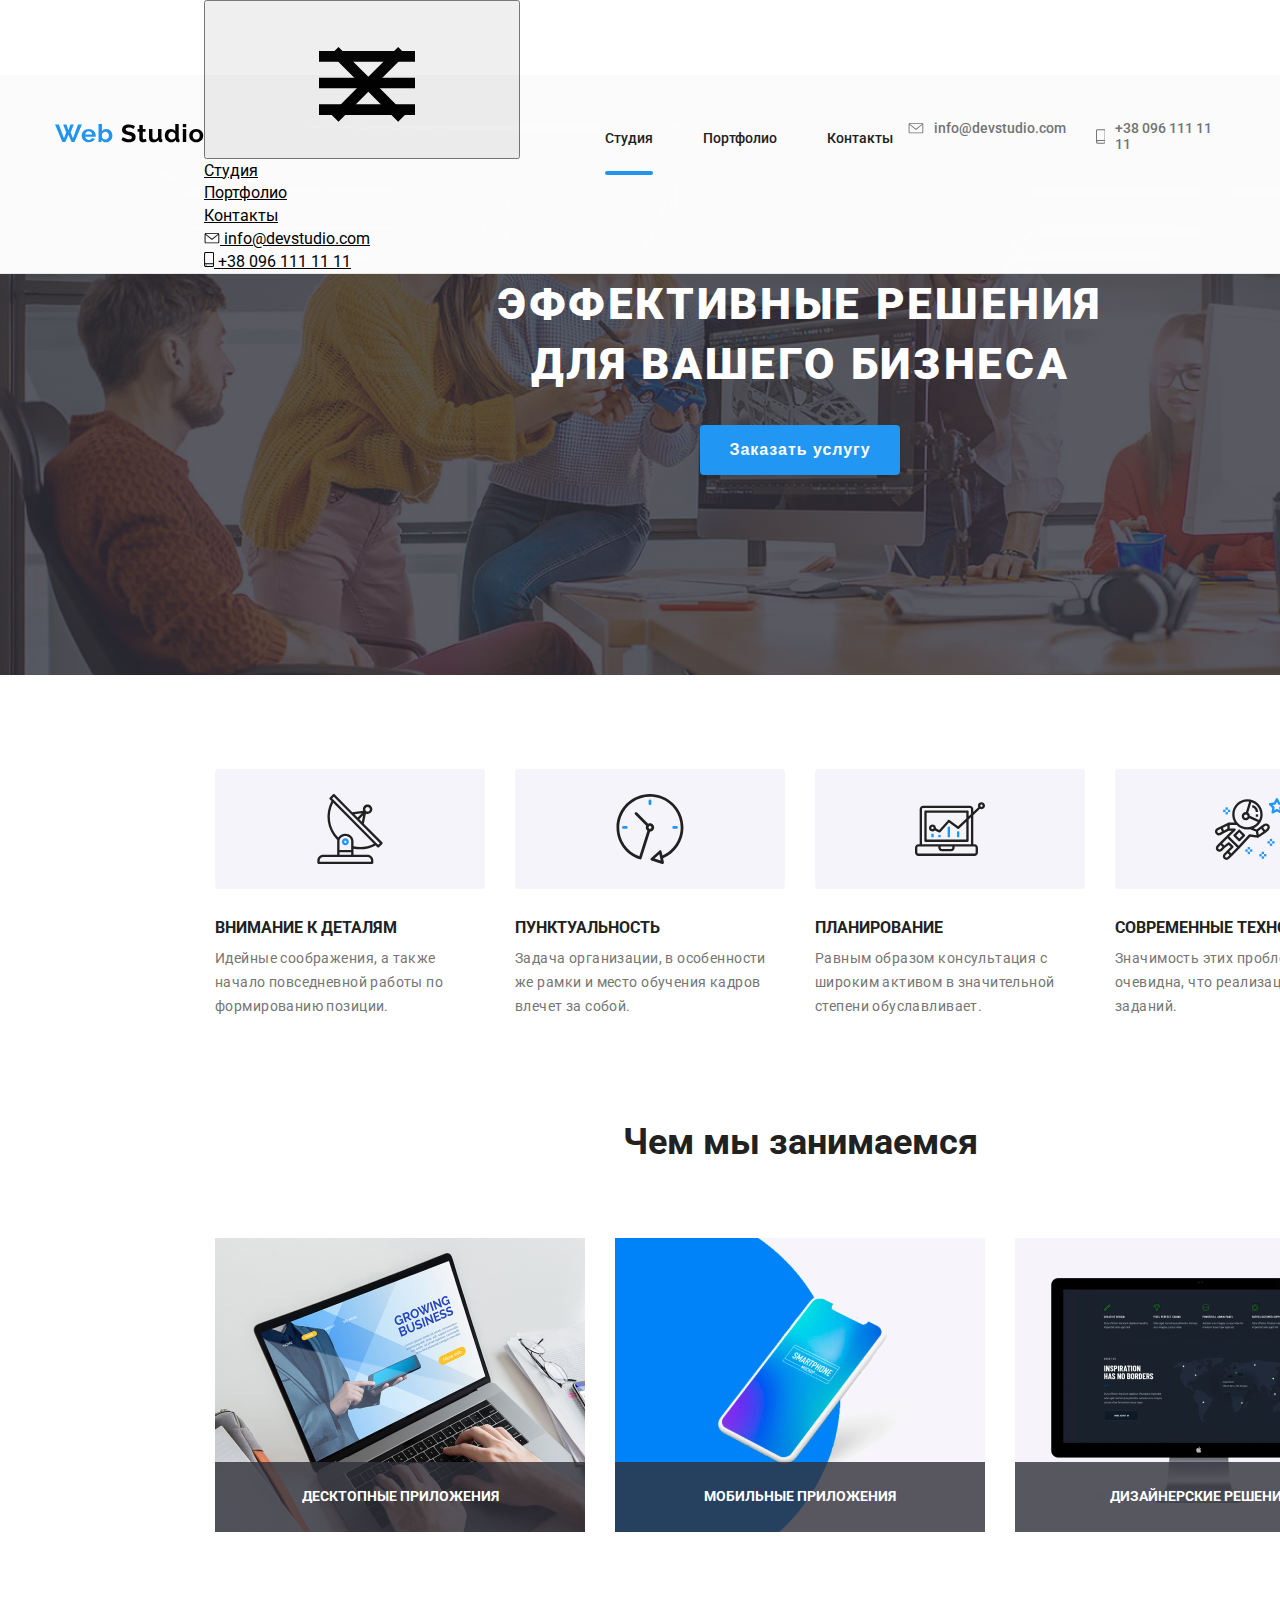
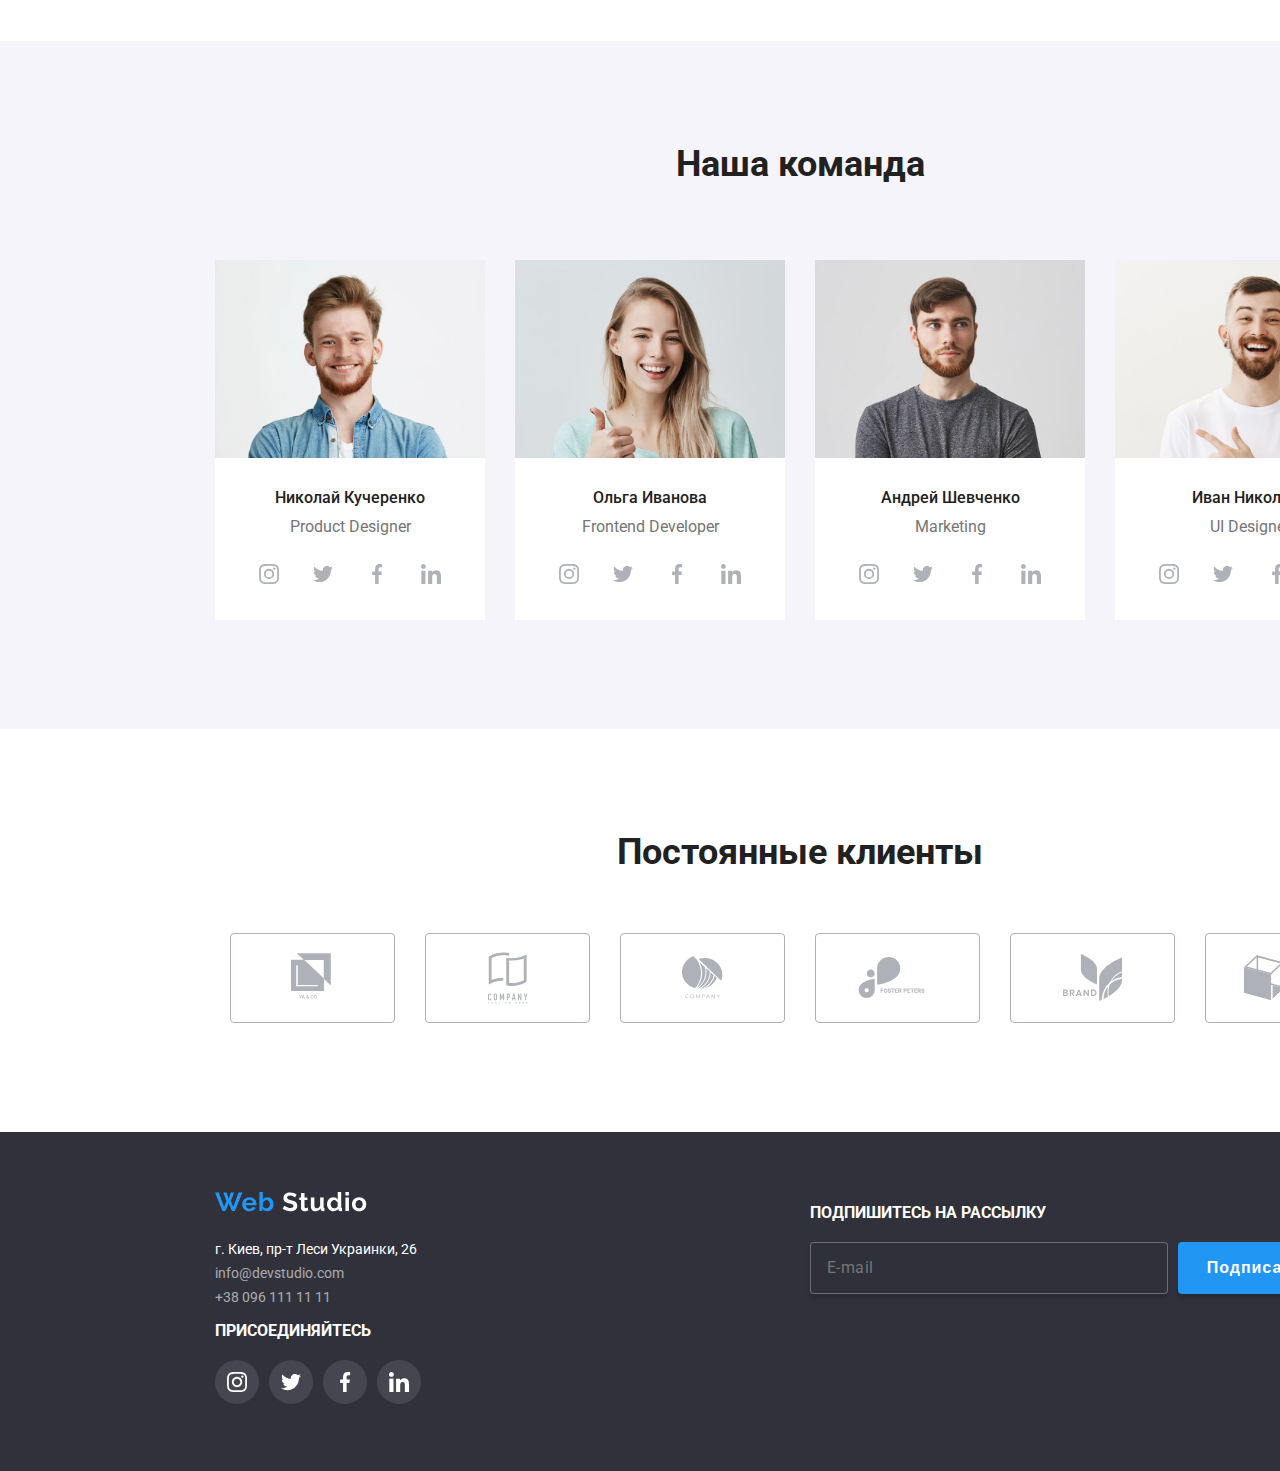
<file: index.html>
<!DOCTYPE html>
<html lang="ru">
  <head>
    <meta charset="UTF-8" />
    <meta name="format-detection" content="telephone=no" />
    <meta
      name="viewport"
      content="width=device-width, initial-scale=1.0, shrink-to-fit=no"
    />
    <meta http-equiv="X-UA-Compatible" content="ie=edge" />
    <title>home</title>
    <link
      href="https://fonts.googleapis.com/css2?family=Roboto:wght@400;500;700;900&display=swap"
      rel="stylesheet"
    />
    <!-- <link rel="stylesheet" href="./css/style.css" /> -->
    <link rel="stylesheet" href="./css/main.css" />
  </head>

  <body>
    <header class="header">
      <div class="container header__container">
        <ul class="header__items">
          <li class="header__item">
            <a href="/" class="logo">
              <img src="./image/logo.svg" alt="WEB Studio" />
            </a>
          </li>
          <li>
            <button class="top-menu__button is open" data-menu-button>
              <svg class="top-menu__icon">
                <use class="menu-close" xlink:href="./image/sprite03.svg#icon-close"></use>
                <use class="menu-open" xlink:href="./image/sprite03.svg#icon-menu"></use>
              </svg>
            </button>
            <div class="popup-menu" data-menu>
              <div class="popup-menu__nav">
                <ul class="menu-nav__list">
                  <li class="menu-nav__item">
                    <a class="menu-nav__link menu-nav__link-active" href="/index.html">Студия</a>
                  </li>
                  <li class="menu-nav__item">
                    <a class="menu-nav__link" href="./portfolio.html">Портфолио</a>
                  </li>
                  <li class="menu-nav__item">
                    <a class="menu-nav__link" href="">Контакты</a>
                  </li>
                </ul>
              </div>
              <div class="popup-menu__contacts">
                <ul class="menu-contacts__list">
                  <li class="menu-contacts__item">
                    <a class="menu-contacts__link" href="mailto:info@devstudio.com">
                      <svg class="menu-contacts__icon icon--envelope">
                        <use xlink:href="./image/sprite.svg#envelope"></use>
                      </svg>
                      <span class="menu-contacts__text">info@devstudio.com </span>
                    </a>
                  </li>
                  <li class="menu-contacts__item">
                    <a class="menu-contacts__link" href="tel:+380961111111">
                      <svg class="menu-contacts__icon icon--smartphone">
                        <use xlink:href="./image/sprite.svg#smartphone"></use>
                      </svg>
                      <span class="menu-contacts__text">+38 096 111 11 11</span>
                    </a>
                  </li>
                </ul>
              </div>
            </div>
          </li>
          <li class="header__item header__item-nav">
            <nav class="nav">
              <ul class="nav__list">
                <li class="nav__item">
                  <a class="nav__link nav__link-active" href="/index.html"
                    >Студия</a
                  >
                </li>
                <li class="nav__item">
                  <a class="nav__link" href="./portfolio.html">Портфолио</a>
                </li>
                <li class="nav__item">
                  <a class="nav__link" href="">Контакты</a>
                </li>
              </ul>
            </nav>
          </li>

          <li class="contacts">
            <ul class="contacts__list">
              <li class="contacts__item">
                <a class="contacts__link" href="mailto:info@devstudio.com">
                  <svg class="contacts__icon icon--envelope">
                    <use xlink:href="./image/sprite.svg#envelope"></use>
                  </svg>
                  <span class="contacts__text">info@devstudio.com </span>
                </a>
              </li>
              <li class="contacts__item">
                <a class="contacts__link" href="tel:+380961111111">
                  <svg class="contacts__icon icon--smartphone">
                    <use xlink:href="./image/sprite.svg#smartphone"></use>
                  </svg>
                  <span class="contacts__text">+38 096 111 11 11</span>
                </a>
              </li>
            </ul>
          </li>
        </ul>
      </div>
    </header>

    <main class="layout">
      <section class="layout__section layout__section-main">
          <div class="layout__hero-bcg">
            <div class="layout__hero">
              <h1 class="layout__main-title">
                Эффективные решения для вашего бизнеса
              </h1>
              <button data-modal-open="" type="button" class="btn btn-hero" >
                <span class="btn__text">
                  Заказать услугу
                </span>
              </button>
            </div>
          </div>
        </div>
      </section>

      <section class="layout__section">
        <div class="container">
          <ul class="layout__list">
            <li class="layout__item icon-antenna">
              <p class="layout__title">Внимание к деталям</p>
              <p class="layout__text">
                Идейные соображения, а также начало повседневной работы по
                формированию позиции.
              </p>
            </li>

            <li class="layout__item icon-clock">
              <p class="layout__title">Пунктуальность</p>
              <p class="layout__text">
                Задача организации, в особенности же рамки и место обучения
                кадров влечет за собой.
              </p>
            </li>

            <li class="layout__item icon-diagram">
              <p class="layout__title">Планирование</p>
              <p class="layout__text">
                Равным образом консультация с широким активом в значительной
                степени обуславливает.
              </p>
            </li>

            <li class="layout__item icon-astronaut">
              <p class="layout__title">Современные технологии</p>
              <p class="layout__text">
                Значимость этих проблем настолько очевидна, что реализация
                плановых заданий.
              </p>
            </li>
          </ul>
        </div>
      </section>

      <section class="layout__section block">
        <div class="container block">
          <h2 class="block__title">Чем мы занимаемся</h2>
          <ul class="block__list">
            <li class="block__item">
              <div class="img block__float">
                <img class="block__img" src="./image/example-09.jpg" alt="" />
                <p class="block__text">Десктопные приложения</p>
              </div>
            </li>
            <li class="block__item">
              <div class="img block__float">
                <img class="block__img" src="./image/mobile-app.jpg" alt="" />
                <p class="block__text">Мобильные приложения</p>
              </div>
              
            </li>
            <li class="block__item">
              <div class="img block__float">
                <img class="block__img" src="./image/example-06.jpg" alt="" />
                <p class="block__text">Дизайнерские решения</p>
              </div>
              
            </li>
          </ul>
        </div>
      </section>

      <section class="layout__section-card card">
        <div class="container">
          <h2 class="card__title">Наша команда</h2>
          <ul class="card__list">
            <li class="card__item">
              <div class="img">
                <img class="card__img" 
                src="./image/john-smith.jpg" alt="" 
                srcset="./image/person-1-450px.jpg 480w, 
                ./image/person-1-780.jpg 780w," 
                sizes="100vw, (min-width: 320px) 480px, (min-width: 780px) 780px"/>
              </div>
              <div class="card__item-info">
                <h3 class="card__name">Николай Кучеренко</h3>
                <p class="card__description">Product Designer</p>
                <ul class="social">
                  <li class="social__list-item">
                    <a class="social__link" href="">
                      <svg class="social__item-icon">
                        <use xlink:href="./image/sprite.svg#instagram-icon"></use>
                      </svg>
                    </a>
                  </li>
                  <li class="social__list-item">
                    <a class="social__link" href="">
                      <svg class="social__item-icon">
                        <use xlink:href="./image/sprite.svg#twitter-icon"></use>
                      </svg>
                    </a>
                  </li>
                  <li class="social__list-item">
                    <a class="social__link" href="">
                      <svg class="social__item-icon">
                        <use xlink:href="./image/sprite.svg#facebook-icon"></use>
                      </svg>
                    </a>
                  </li>
                  <li class="social__list-item">
                    <a class="social__link" href="">
                      <svg class="social__item-icon">
                        <use xlink:href="./image/sprite.svg#linkedin-icon"></use>
                      </svg>
                    </a>
                  </li>
                </ul>
              </div>
            </li>

            <li class="card__item">
              <div class="img">
                <img class="card__img" src="./image/marta-stewart.jpg" alt=""
                srcset="./image/person-2-450px.jpg 480w, 
                ./image/imgperson-2-780.jpg 780w," 
                sizes="100vw, (min-width: 320px) 480px, (min-width: 780px) 780px" />
              </div>
              <div class="card__item-info">
                <h3 class="card__name">Ольга Иванова</h3>
                <p class="card__description">Frontend Developer</p>
                <ul class="social">
                  <li class="social__list-item">
                    <a class="social__link" href="">
                      <svg class="social__item-icon">
                        <use xlink:href="./image/sprite.svg#instagram-icon"></use>
                      </svg>
                    </a>
                  </li>
                  <li class="social__list-item">
                    <a class="social__link" href="">
                      <svg class="social__item-icon">
                        <use xlink:href="./image/sprite.svg#twitter-icon"></use>
                      </svg>
                    </a>
                  </li>
                  <li class="social__list-item">
                    <a class="social__link" href="">
                      <svg class="social__item-icon">
                        <use xlink:href="./image/sprite.svg#facebook-icon"></use>
                      </svg>
                    </a>
                  </li>
                  <li class="social__list-item">
                    <a class="social__link" href="">
                      <svg class="social__item-icon">
                        <use xlink:href="./image/sprite.svg#linkedin-icon"></use>
                      </svg>
                    </a>
                  </li>
                </ul>
              </div>
            </li>

            <li class="card__item">
              <div class="img">
                <img class="card__img" src="./image/robert-jakis.jpg" alt=""
                srcset="./image/person-3-450px.jpg 480w, 
                ./image/imgperson-3-780.jpg 780w,"
                sizes="100vw, (min-width: 320px) 480px, (min-width: 780px) 780px" />
              </div>
              <div class="card__item-info">
                <h3 class="card__name">Андрей Шевченко</h3>
                <p class="card__description">Marketing</p>
                <ul class="social">
                  <li class="social__list-item">
                    <a class="social__link" href="">
                      <svg class="social__item-icon">
                        <use xlink:href="./image/sprite.svg#instagram-icon"></use>
                      </svg>
                    </a>
                  </li>
                  <li class="social__list-item">
                    <a class="social__link" href="">
                      <svg class="social__item-icon">
                        <use xlink:href="./image/sprite.svg#twitter-icon"></use>
                      </svg>
                    </a>
                  </li>
                  <li class="social__list-item">
                    <a class="social__link" href="">
                      <svg class="social__item-icon">
                        <use xlink:href="./image/sprite.svg#facebook-icon"></use>
                      </svg>
                    </a>
                  </li>
                  <li class="social__list-item">
                    <a class="social__link" href="">
                      <svg class="social__item-icon">
                        <use xlink:href="./image/sprite.svg#linkedin-icon"></use>
                      </svg>
                    </a>
                  </li>
                </ul>
              </div>
            </li>

            <li class="card__item">
              <div class="img">
                <img class="card__img" src="./image/martin-doe.jpg" alt=""
                srcset="./image/person-4-450px.jpg 480w, 
                ./image/imgperson-4-780.jpg 780w,"
                sizes="100vw, (min-width: 320px) 480px, (min-width: 780px) 780px" />
              </div>
              <div class="card__item-info">
                <h3 class="card__name">Иван Николаев</h3>
                <p class="card__description">UI Designer</p>
                <ul class="social">
                  <li class="social__list-item">
                    <a class="social__link" href="">
                      <svg class="social__item-icon">
                        <use xlink:href="./image/sprite.svg#instagram-icon"></use>
                      </svg>
                    </a>
                  </li>
                  <li class="social__list-item">
                    <a class="social__link" href="">
                      <svg class="social__item-icon">
                        <use xlink:href="./image/sprite.svg#twitter-icon"></use>
                      </svg>
                    </a>
                  </li>
                  <li class="social__list-item">
                    <a class="social__link" href="">
                      <svg class="social__item-icon">
                        <use xlink:href="./image/sprite.svg#facebook-icon"></use>
                      </svg>
                    </a>
                  </li>
                  <li class="social__list-item">
                    <a class="social__link" href="">
                      <svg class="social__item-icon">
                        <use xlink:href="./image/sprite.svg#linkedin-icon"></use>
                      </svg>
                    </a>
                  </li>
                </ul>
              </div>
            </li>
          </ul>
        </div>
      </section>

      <section class="layout__section blocks">
        <div class="container">
          <h2 class="blocks__title">Постоянные клиенты</h2>
          <ul class="blocks__list">
            <li class="blocks__item">
              <svg class="blocks__item-icon icon--first">
                <use href="./image/sprite.svg#logo-1"></use>
              </svg>
            </li>

            <li class="blocks__item">
              <svg class="blocks__item-icon icon--second">
                <use xlink:href="./image/sprite.svg#logo-2"></use>
              </svg>
            </li>

            <li class="blocks__item">
              <svg class="blocks__item-icon icon--third">
                <use xlink:href="./image/sprite.svg#logo-3"></use>
              </svg>
            </li>

            <li class="blocks__item">
              <svg class="blocks__item-icon icon--fourth">
                <use xlink:href="./image/sprite.svg#logo-4"></use>
              </svg>
            </li>

            <li class="blocks__item">
              <svg class="blocks__item-icon icon--fifth">
                <use xlink:href="./image/sprite.svg#logo-5"></use>
              </svg>
            </li>

            <li class="blocks__item">
              <svg class="blocks__item-icon icon--sixth">
                <use xlink:href="./image/sprite.svg#logo-6"></use>
              </svg>
            </li>
          </ul>
        </div>
      </section>
      
    </main>

    <footer class="footer">
      <div class="container">
        <div class="footer__items">
          <div class="footer__tablet">
            <div class="container-footer">
              <a href="/" class="logo"
                ><img src="./image/logo-footer.svg" alt="WEB Studio"
              /></a>
              <address class="address footer-address">
                г. Киев, пр-т Леси Украинки, 26
              </address>
              <a class="contact__link" href="mailto:info@devstudio.com">
                <span class="contact__text">info@devstudio.com</span>
              </a>
              <a class="contact__link" href="tel:+380961111111">
                <span class="contact__text">+38 096 111 11 11</span>
              </a>
            </div>

            <div class="container-footer">
              <div class="footer-social">
                <p class="footer__text">Присоединяйтесь</p>
                <ul class="footer-social__list">
                  <li clas="footer-social__list-item">
                    <a class="footer-social__link footer-social__link--instagram" href="">
                    </a>
                  </li>
                  <li class="footer-social__list-item">
                    <a class="footer-social__link footer-social__link--twitter" href=""> 
                    </a>
                </li>
                <li class="footer-social__list-item">
                    <a class="footer-social__link footer-social__link--fb" href="">
                    </a>
                  </li>
                  <li class="footer-social__list-item">
                    <a class="footer-social__link footer-social__link--linkedin" href="">
                    </a>
                  </li>
              </ul>
              </div>
            </div>
          </div>
          <div class="container-footer footer__subscribe">
            <p class="footer__text">Подпишитесь на рассылку</p>
              <form class="form-subscribe" action="">
                <input class="footer-form__input" type="email" placeholder="E-mail">
                <button class="btn btn-footer" type="submit">
                  Подписаться
                </button>
              </form>
          </div>
        </div>
      </div>
    </footer>

    <div class="backdrop is-hidden" data-modal>
      <div class="modal">
        <button class="modal__close-button" data-modal-close>
          <svg class="modal-close-icon" width="12px" height="12px">
            <use href="./image/sprite-2.svg#modal-close-icon"></use>
          </svg>
        </button>
          <p class="modal__title">Оставьте свои данные, мы вам перезвоним</p>
          <form>
            <div class="input">
              <input class="input__field" type="name" placeholder=" "/>
              <label class="input__float--name">Имя</label>
              <svg class="input__icon" width="12px" height="12px">
                <use href="./image/sprite-2.svg#modal-icon-name"></use>
              </svg>
            </div>
            <div class="input">
              <input class="input__field" type="tel" placeholder=" ">
              <label class="input__float--name">Телефон</label>
              <svg class="input__icon" width="13px" height="13px">
                <use href="./image/sprite-2.svg#modal-icon-phone"></use>
              </svg>
              
            </div>
            <div class="input">
              <input class="input__field" type="email" placeholder=" ">
              <label class="input__float--name">Почта</label>
              <svg class="input__icon" width="15px" height="12px">
                <use href="./image/sprite-2.svg#modal-icon-envelope"></use>
              </svg>
            </div>
            <div class="input">
              <textarea class="input__field modal__textarea" name="comment" id="" placeholder=" "></textarea>
              <label class="input__float--name">Комментарий</label>
            </div>
            <div>
              <input class="custom-checkbox"
              id="modal__checkbox" type="checkbox">
              <label for="modal__checkbox">
                <svg class="check__icon" width="11px" height="8px">
                  <use href="./image/sprite-2.svg#modal-check"></use>
                </svg>
                <span class="checkbox-text"> Соглашаюсь с рассылкой и принимаю
                <a href="">Условия договора</a>
              </label>
                
              </span>
            </div>
            <div class="modal__button--center">
              <button class="btn modal__button" type="submit">Отправить</button>
            </div>
        </form>
      </div>
    </div>
    </div>
    <script src="./js/modal.js"></script>
    <script src="./js/menu.js"></script>

  </body>
</html>
</file>
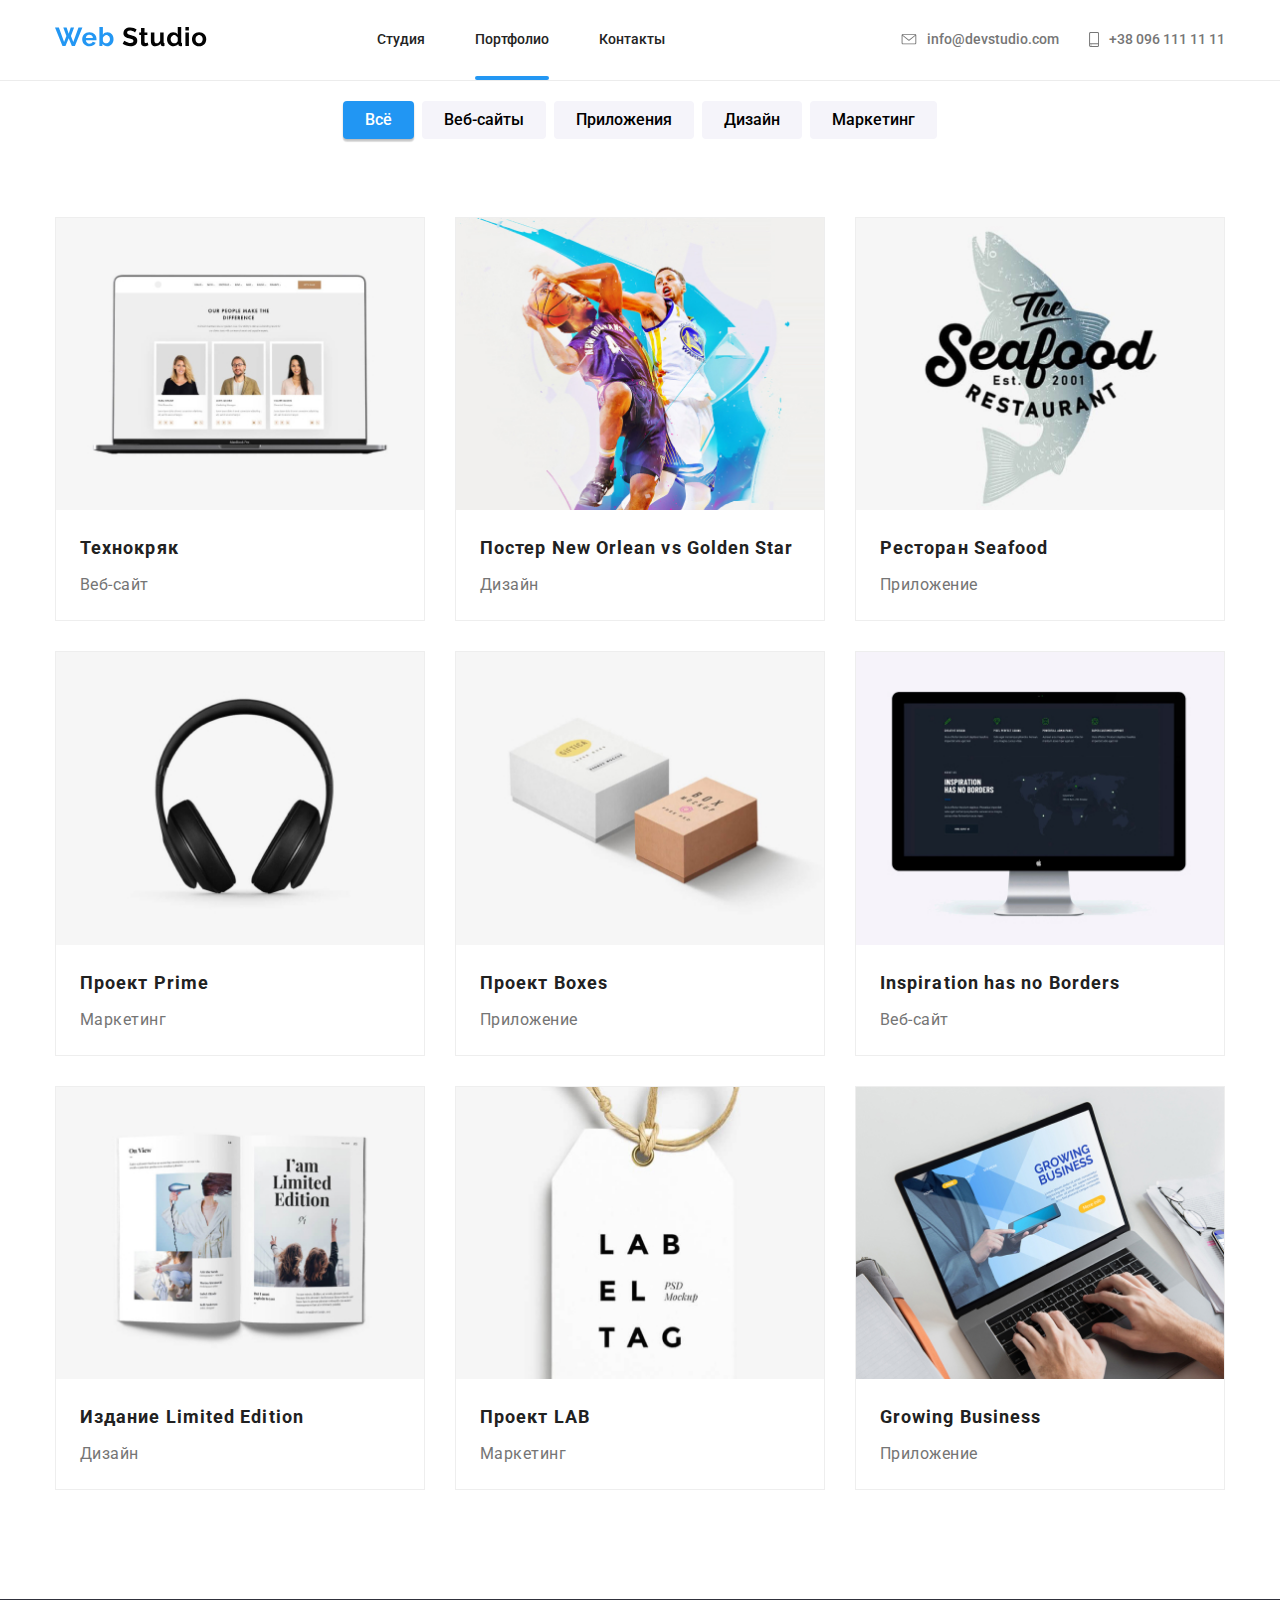
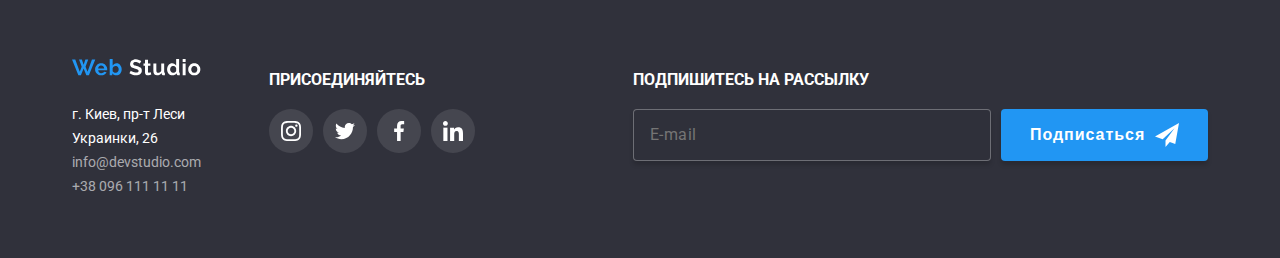
<file: portfolio.html>
<!DOCTYPE html>
<html lang="ru">
  <head>
    <meta charset="UTF-8" />
    <meta name="viewport" content="width=device-width, initial-scale=1.0" />
    <title>WEB Studio</title>
    <link
      href="https://fonts.googleapis.com/css2?family=Raleway:wght@700&family=Roboto:wght@400;500;700;900&display=swap"
      rel="stylesheet"
    />
    <!-- <link rel="stylesheet" href="./css/style.css" /> -->
    <link rel="stylesheet" href="./css/main.min.css" />
  </head>

  <body>
    <!--Шапка сайта-->
    <header class="header">
      <div class="container header__container">
        <ul class="header__items">
          <li class="header__item">
            <a href="/" class="logo">
              <img src="./image/logo.svg" alt="WEB Studio" />
            </a>
          </li>
          <li>
              <button class="top-menu__button is open" data-menu-button>
              <svg class="top-menu__icon">
                <use class="menu-close" xlink:href="./image/sprite03.svg#icon-close"></use>
                <use class="menu-open" xlink:href="./image/sprite03.svg#icon-menu"></use>
              </svg>
              </button>
              <div class="popup-menu" data-menu>
                <div class="popup-menu__nav">
                  <ul class="menu-nav__list">
                    <li class="menu-nav__item">
                      <a class="menu-nav__link" href="/index.html">Студия</a>
                    </li>
                    <li class="menu-nav__item">
                      <a class="menu-nav__link menu-nav__link-active" href="./portfolio.html">Портфолио</a>
                    </li>
                    <li class="menu-nav__item">
                      <a class="menu-nav__link" href="">Контакты</a>
                    </li>
                  </ul>
                </div>
              <div class="popup-menu__contacts">
                <ul class="menu-contacts__list">
                  <li class="menu-contacts__item">
                    <a class="menu-contacts__link" href="mailto:info@devstudio.com">
                      <svg class="menu-contacts__icon icon--envelope">
                        <use xlink:href="./image/sprite.svg#envelope"></use>
                      </svg>
                      <span class="menu-contacts__text">info@devstudio.com </span>
                    </a>
                  </li>
                  <li class="menu-contacts__item">
                    <a class="menu-contacts__link" href="tel:+380961111111">
                      <svg class="menu-contacts__icon icon--smartphone">
                        <use xlink:href="./image/sprite.svg#smartphone"></use>
                      </svg>
                      <span class="menu-contacts__text">+38 096 111 11 11</span>
                    </a>
                  </li>
                </ul>
              </div>
            </div>
        </li>
          <li class="header__item header__item-nav">
            <nav class="nav">
              <ul class="nav__list">
                <li class="nav__item">
                  <a class="nav__link" href="./index.html">Студия</a>
                </li>
                <li class="nav__item">
                  <!-- <div class="nav__item--float"> -->
                  <a class="nav__link nav__link-active" href="./portfolio.html"
                    >Портфолио</a
                  >
                  <!-- </div> -->
                </li>
                <li class="nav__item">
                  <a class="nav__link" href="">Контакты</a>
                </li>
              </ul>
            </nav>
          </li>

          <li class="contacts">
            <ul class="contacts__list">
              <li class="contacts__item">
                <a class="contacts__link" href="mailto:info@devstudio.com">
                  <svg class="contacts__icon icon--envelope">
                    <use xlink:href="./image/sprite.svg#envelope"></use>
                  </svg>
                  <span class="contacts__text">info@devstudio.com </span>
                </a>
              </li>
              <li class="contacts__item">
                <a class="contacts__link" href="tel:+380961111111">
                  <svg class="contacts__icon icon--smartphone">
                    <use xlink:href="./image/sprite.svg#smartphone"></use>
                  </svg>
                  <span class="contacts__text">+38 096 111 11 11</span>
                </a>
              </li>
            </ul>
          </li>
        </ul>
      </div>
    </header>

    <main class="main__block">
      <section class="cards container">
        <!-- <div class="buttons"> -->
        <ul class="buttons__list">
          <li class="buttons__padding">
            <button
              class="buttons__filter buttons__filter__current"
              type="button"
            >
              Всё
            </button>
          </li>
          <li class="buttons__padding">
            <button class="buttons__filter" type="button">Веб-сайты</button>
          </li>
          <li class="buttons__padding">
            <button class="buttons__filter" type="button">Приложения</button>
          </li>
          <li class="buttons__padding">
            <button class="buttons__filter" type="button">Дизайн</button>
          </li>
          <li class="buttons__padding">
            <button class="buttons__filter" type="button">Маркетинг</button>
          </li>
        </ul>
        <!-- </div>/ -->
        <ul class="card__list">
          <li class="card__bigger">
            <div class="card__popup-description">
              <img src="./image/example-01.jpg" alt="" />
              <p class="description__popup">
                Технокряк это современная площадка распространения коронавируса.
                Компании используют эту платформу для цифрового шпионажа и атак
                на защищённые сервера конкурентов.
              </p>
            </div>
            <div class="card__info">
              <h2 class="section-title">Технокряк</h2>
              <p class="card__naming">Веб-сайт</p>
            </div>
          </li>
          <li class="card__bigger">
            
              <div class="card__popup-description">
                <p class="description__popup">
                  Технокряк это современная площадка распространения
                  коронавируса. Компании используют эту платформу для цифрового
                  шпионажа и атак на защищённые сервера конкурентов.
                </p>
                <img src="./image/example-02.jpg" alt="" />
              </div>
              <div class="card__info">
                <h2 class="section-title">
                  Постер New Orlean vs Golden Star
                </h2>
                <p class="card__naming">Дизайн</p>
              </div>
            </a>
          </li>
          <li class="card__bigger">
            
              <div class="card__popup-description">
                <p class="description__popup">
                  Технокряк это современная площадка распространения
                  коронавируса. Компании используют эту платформу для цифрового
                  шпионажа и атак на защищённые сервера конкурентов.
                </p>
                <img src="./image/example-03.jpg" alt="" />
              </div>
              <div class="card__info">
                <h2 class="section-title">Ресторан Seafood</h2>
                <p class="card__naming">Приложение</p>
              </div>
                
          </li>
          <li class="card__bigger">
            
              <div class="card__popup-description">
                <p class="description__popup">
                  Технокряк это современная площадка распространения
                  коронавируса. Компании используют эту платформу для цифрового
                  шпионажа и атак на защищённые сервера конкурентов.
                </p>
                <img src="./image/example-04.jpg" alt="" />
              </div>
              <div class="card__info">
                <h2 class="section-title">Проект Prime</h2>
                <p class="card__naming">Маркетинг</p>
              </div>
                
          </li>
          <li class="card__bigger">
            
              <div class="card__popup-description">
                <p class="description__popup">
                  Технокряк это современная площадка распространения
                  коронавируса. Компании используют эту платформу для цифрового
                  шпионажа и атак на защищённые сервера конкурентов.
                </p>
                <img src="./image/example-05.jpg" alt="" />
              </div>
              <div class="card__info">
                <h2 class="section-title">Проект Boxes</h2>
                <p class="card__naming">Приложение</p>
              </div>
                
          </li>
          <li class="card__bigger">
            
              <div class="card__popup-description">
                <p class="description__popup">
                  Технокряк это современная площадка распространения
                  коронавируса. Компании используют эту платформу для цифрового
                  шпионажа и атак на защищённые сервера конкурентов.
                </p>
                <img src="./image/example-06.jpg" alt="" />
              </div>
              <div class="card__info">
                <h2 class="section-title">Inspiration has no Borders</h2>
                <p class="card__naming">Веб-сайт</p>
              </div>
                
          </li>
          <li class="card__bigger">
            
              <div class="card__popup-description">
                <p class="description__popup">
                  Технокряк это современная площадка распространения
                  коронавируса. Компании используют эту платформу для цифрового
                  шпионажа и атак на защищённые сервера конкурентов.
                </p>
                <img src="./image/example-07.jpg" alt="" />
              </div>
              <div class="card__info">
                <h2 class="section-title">Издание Limited Edition</h2>
                <p class="card__naming">Дизайн</p>
              </div>
                
          </li>
          <li class="card__bigger">
            
              <div class="card__popup-description">
                <p class="description__popup">
                  Технокряк это современная площадка распространения
                  коронавируса. Компании используют эту платформу для цифрового
                  шпионажа и атак на защищённые сервера конкурентов.
                </p>
                <img src="./image/example-08.jpg" alt="" />
              </div>
              <div class="card__info">
                <h2 class="section-title">Проект LAB</h2>
                <p class="card__naming">Маркетинг</p>
              </div>
                
          </li>
          <li class="card__bigger">
            
              <div class="card__popup-description">
                <img src="./image/example-09.jpg" alt="" />
                <p class="description__popup">
                  Технокряк это современная площадка распространения
                  коронавируса. Компании используют эту платформу для цифрового
                  шпионажа и атак на защищённые сервера конкурентов.
                </p>
              </div>

              <div class="card__info">
                <h2 class="section-title">Growing Business</h2>
                <p class="card__naming">Приложение</p>
              </div>
          </li>
        </ul>
      </section>
    </main>

    <footer class="footer">
      <div class="container">
        <div class="footer__items">
          <div class="footer__tablet">
            <div class="container-footer">
              <a href="/" class="logo"><img src="./image/logo-footer.svg" alt="WEB Studio" /></a>
              <address class="address footer-address">
                г. Киев, пр-т Леси Украинки, 26
              </address>
              <a class="contact__link" href="mailto:info@devstudio.com">
                <span class="contact__text">info@devstudio.com</span>
              </a>
              <a class="contact__link" href="tel:+380961111111">
                <span class="contact__text">+38 096 111 11 11</span>
              </a>
            </div>
    
            <div class="container-footer">
              <div class="footer-social">
                <p class="footer__text">Присоединяйтесь</p>
                <ul class="footer-social__list">
                  <li clas="footer-social__list-item">
                    <a class="footer-social__link footer-social__link--instagram" href="">
                    </a>
                  </li>
                  <li class="footer-social__list-item">
                    <a class="footer-social__link footer-social__link--twitter" href="">
                    </a>
                  </li>
                  <li class="footer-social__list-item">
                    <a class="footer-social__link footer-social__link--fb" href="">
                    </a>
                  </li>
                  <li class="footer-social__list-item">
                    <a class="footer-social__link footer-social__link--linkedin" href="">
                    </a>
                  </li>
                </ul>
              </div>
            </div>
          </div>
          <div class="container-footer footer__subscribe">
            <p class="footer__text">Подпишитесь на рассылку</p>
            <form class="form-subscribe" action="">
              <input class="footer-form__input" type="email" placeholder="E-mail">
              <button class="btn btn-footer" type="submit">
                Подписаться
              </button>
            </form>
          </div>
        </div>
      </div>
    </footer>
    
    <script src="./js/menu.js"></script>
  </body>
</html>
</file>
<file: css/style.css>
/* html,
body,
div,
span,
applet,
object,
iframe,
h1,
h2,
h3,
h4,
h5,
h6,
p,
blockquote,
pre,
a,
abbr,
acronym,
address,
big,
cite,
code,
del,
dfn,
img,
ins,
kbd,
q,
s,
samp,
small,
strike,
strong,
sub,
sup,
tt,
var,
b,
u,
center,
dl,
dt,
dd,
ol,
ul,
li,
fieldset,
form,
label,
legend,
table,
caption,
tbody,
tfoot,
thead,
tr,
th,
td,
article,
aside,
canvas,
details,
embed,
figure,
figcaption,
footer,
header,
hgroup,
menu,
nav,
output,
ruby,
section,
summary,
time,
mark,
audio,
video {
  border: 0;
  font-size: 100%;
  font: inherit;
  vertical-align: baseline;
  margin: 0;
  padding: 0;
}

article,
aside,
details,
figcaption,
figure,
footer,
header,
hgroup,
menu,
nav,
section {
  display: block;
}

ol,
ul {
  list-style: none;
}

blockquote,
q {
  quotes: none;
}

blockquote:before,
blockquote:after,
q:before,
q:after {
  content: none;
}

table {
  border-collapse: collapse;
  border-spacing: 0;
}

html {
  box-sizing: border-box;
}

*,
*::before,
*::after {
  box-sizing: inherit;
} */

/* body,
html {
  width: 100%;
  height: 100%;
} */

/* body {
  margin: 0;
  background-color: white;
  font-weight: 400;
  line-height: 1.42;
  min-width: 320px;
  overflow-y: auto;
  overflow-x: hidden;
  display: flex;
  flex-direction: column;
  height: 100%;

  font-family: "Roboto", sans-serif;
  font-style: normal;
  font-weight: 400;
} */

/* h1,
h2,
h3,
h4,
h5,
h6 {
  font-family: "Roboto", sans-serif;
  font-size: 16px;
  font-weight: 700;
  color: #212121;
} */

/* img {
  display: block;
  max-width: 100%;
} */

/* input,
textarea {
  font-family: "Roboto";
  font-weight: 400;
  opacity: 1;
  font-size: 14px;
} */

/* a {
  display: inline-block;
  color: inherit;
} */

/* img {
  width: 100%;
  object-fit: cover;
} */

/* .container {
  max-width: 1200px;
  padding: 0 15px;
  margin: 0 auto;
} */

/* .hero {
  background-image: linear-gradient(
      to right,
      rgba(47, 48, 58, 0.8),
      rgba(47, 48, 58, 0.8)
    ),
    url(../image/bcg-hero.jpg);
  background-repeat: no-repeat;
  max-width: 1600px;
  min-height: 600px;
  margin: 0 auto;
} */

/* .header__container {
  width: 1200px;
} */

/* .header {
  position: fixed;
  display: flex;
  flex: 0 0 auto;
  width: 100%;
  top: 0;
  left: 0;
  right: 0;
  background-color: #fff;
  border-bottom: 1px solid #ececec;
  opacity: 0.98;
  z-index: 10;
} */

/* .logo {
  display: block;
} */

/* .header__items {
  display: flex;
  align-items: center;
  margin-right: auto;
  margin-left: auto;
} */

/* .nav {
  margin-left: 85px;
  align-items: center;
}

.nav__list {
  display: flex;
}

.nav__link {
  padding-top: 32px;
  padding-bottom: 28px;

  font-weight: 500;
  font-size: 14px;
  line-height: 1.14;
  color: #212121;
  text-decoration: none;
  transition: 250ms cubic-bezier(0.4, 0, 0.2, 1);
}

.nav__link:hover {
  color: #2196f3;
}

.nav__link:hover::after {
  transform: scaleX(1);
}

.nav__item {
  position: relative;
}

.nav__link:after {
  content: "";
  position: absolute;
  height: 4px;
  width: 100%;
  border-radius: 4px;
  background-color: #2196f3;
  bottom: 0;
  right: 0;
  transform: scaleX(0);
  transition: transform 250ms cubic-bezier(0.4, 0, 0.2, 1);
}

.nav__link--active:after {
  content: "";
  position: absolute;
  height: 4px;
  width: 100%;
  border-radius: 4px;
  background-color: #2196f3;
  bottom: 0;
  right: 0;
  transform: scaleX(1);
}

.nav__item:not(:last-child) {
  margin-right: 50px;
} */
/* 
.contacts__item {
  display: flex;
}

.contacts__link {
  text-decoration: none;
  display: flex;
  align-items: center;
  padding: 7px 15px;
}

.contacts__icon {
  display: block;
  fill: #757575;
  transition: 250ms cubic-bezier(0.4, 0, 0.2, 1);
}

.icon--envelope {
  width: 16px;
  height: 11px;
}

.icon--smartphone {
  width: 10px;
  height: 15px;
}

.contacts {
  margin-left: auto;
  margin-right: -15px;
  align-items: center;
}

.contacts__list {
  display: flex;
}

.contacts__text {
  color: #757575;

  font-weight: 500;
  font-size: 14px;
  line-height: 1.14;
  margin-left: 10px;
  transition: 250ms cubic-bezier(0.4, 0, 0.2, 1);
} */

/* .layout__hero-bcg {
  display: block;
  background-color: grey;
  background-image: linear-gradient(
      rgba(47, 48, 58, 0.8),
      rgba(47, 48, 58, 0.8)
    ),
    url(../image/bcg-hero.jpg);
  background-size: contain;
  height: 600px;
  margin: 0 auto;
} */

/* .contacts__link:hover .contacts__icon,
.contacts__link:focus .contacts__icon {
  fill: #2196f3;
}

.contacts__link:hover .contacts__text,
.contacts__link:focus .contacts__text {
  color: #2196f3;
} */

/* .layout__section {
  display: flex;
  width: 1600px;
  margin-left: auto;
  margin-right: auto;
  margin-bottom: 94px;
} */

/* .layout__section-main {
  width: 1600px;
  margin-left: auto;
  margin-right: auto;
  align-items: center;
} */

/* .layout__hero {
  padding: 200px 452px;
  margin: 0 auto;
  text-align: center;
} */

/* .layout__main-title {
  font-weight: 900;
  font-size: 44px;
  line-height: 1.36;

  text-align: center;
  text-transform: uppercase;
  letter-spacing: 0.06em;

  color: #ffffff;

  padding-bottom: 30px;
} */

/* .btn {
  background: #2196f3;
  box-shadow: 0px 4px 4px rgba(0, 0, 0, 0.15);
  border-radius: 4px;
  border: 1px solid transparent;
  cursor: pointer;
} */

/* .btn-hero {
  margin-left: auto;
  width: 200px;
  padding: 10px 32px;
} */

/* .btn__text {
  font-weight: 700;
  color: #fff;
  font-size: 16px;
  line-height: 1.87;
  text-align: center;
} */

/* .layout__list {
  display: flex;
  flex-wrap: wrap;
  justify-content: center;
  text-align: left;
  margin: -15px;
} */

/* .layout__item {
  max-width: 270px;
  margin: 15px;
}

.layout__item::before {
  content: "";
  display: block;
  height: 120px;
  background-color: #f5f4fa;
  background-position: center;
  background-repeat: no-repeat;
  border-radius: 4px;
  margin-bottom: 30px;
} */

/* .icon-antenna::before {
  background-image: url(../image/antenna.svg);
}

.icon-clock::before {
  background-image: url(../image/clock.svg);
}

.icon-diagram::before {
  background-image: url(../image/diagram.svg);
}

.icon-astronaut::before {
  background-image: url(../image/astronaut.svg);
} */

/* .layout__main {
  max-width: 1600px;
  width: 100%;
} */

/* .layout__title {
  font-weight: 700;
  font-size: 16px;
  line-height: 1.14;
  margin-bottom: 10px;

  text-transform: uppercase;

  color: #212121;
}

.layout__text {
  font-weight: 400;
  font-size: 14px;
  line-height: 1.71;
  letter-spacing: 0.03em;

  color: #757575;
} */

/* .block__list {
  display: flex;
  flex-wrap: wrap;
  justify-content: center;
  margin: 0 -15px;
} */

/* .block__item {
  margin: 15px;
} */

/* .block__text {
  font-weight: 700;
  font-size: 14px;
  line-height: 1.14;
  padding: 27px 0;

  text-align: center;
  text-transform: uppercase;
  text-decoration: none;

  color: #ffffff;
  background-color: rgba(47, 48, 58, 0.8);
  width: 370px;
} */

/* .block__title,
.card__title,
.blocks__title {
  display: block;
  font-weight: 700;
  font-size: 36px;
  line-height: 1.66;
  text-align: center;

  color: #212121;
} */

/* .block__title {
  display: block;
  padding-bottom: 50px;
} */

/* .block__float {
  position: relative;
}

.block__text {
  position: absolute;
  bottom: 0;
} */

/* .layout__section-card {
  background-color: #f5f4fa;
  padding-top: 94px;
  padding-bottom: 94px;
} */

/* .card__title {
  margin-bottom: 50px;
} */

/* .card__list {
  display: flex;
  flex-wrap: wrap;
  justify-content: center;
  margin: 0 -15px;
}

.card__item {
  box-sizing: border-box;
  background: #ffffff;
  max-width: 270px;
  margin: 15px 15px;
  transition: 250ms cubic-bezier(0.4, 0, 0.2, 1);
}

.card__item:hover,
.card__item:focus {
  box-shadow: 0px 2px 1px rgba(0, 0, 0, 0.2), 0px 1px 1px rgba(0, 0, 0, 0.14),
    0px 1px 3px rgba(0, 0, 0, 0.12);
  border-radius: 0px 0px 4px 4px;
} */

/* .card__item-info {
  padding: 30px 32px 24px;
} */

/* .card__name {
  font-weight: 500;
  font-size: 16px;
  line-height: 1.19;

  text-align: center;

  color: #212121;

  margin-bottom: 10px;
}

.card__description {
  font-weight: 400;
  font-size: 16px;
  line-height: 1.19;

  text-align: center;
  padding-bottom: 16px;
  color: #757575;
} */

/* .card__bigger:hover .description__popup {
  transform: translateY(-100%);
} */

/* .card__popup-description {
  position: relative;
  overflow: hidden;
} */

/* .description__popup {
  position: absolute;
  display: flex;
  align-items: center;

  color: #fff;
  font-family: Roboto;
  font-style: normal;
  font-weight: 400;
  font-size: 18px;
  line-height: 1.56;
  letter-spacing: 0.03em;

  background-color: rgba(33, 150, 243, 0.9);
  width: 100%;
  height: 100%;
  overflow: hidden;
  padding: 10px 24px;
  top: 100%;
  transition: 250ms cubic-bezier(0.4, 0, 0.2, 1);
} */

/* .social {
  display: flex;
  justify-content: center;
  margin: 0 -5px;
} */

/* .social__link {
  display: flex;
  width: 44px;
  height: 44px;
  border-radius: 50%;
  margin: 0 5px;
  background-color: transparent;
  justify-content: center;
  align-items: center;
  transition: 250ms cubic-bezier(0.4, 0, 0.2, 1);
} */

/* .social__item-icon {
  display: block;
  width: 20px;
  height: 20px;
  fill: #afb1b8;
  transition: 250ms cubic-bezier(0.4, 0, 0.2, 1);
} */

/* .social__link:hover .social__item-icon,
.social__link:focus .social__item-icon {
  fill: #ffffff;
} */

/* .social__link:hover,
.social__link:focus {
  background-color: #2196f3;
  transition: 250ms cubic-bezier(0.4, 0, 0.2, 1);
} */

/* .blocks__list {
  display: flex;
} */

/* .blocks__item {
  display: flex;
  border: 1px solid #afb1b8;
  box-sizing: border-box;
  border-radius: 4px;
  width: 170px;
  height: 90px;
  margin: 15px;
  margin-top: 50px;
  cursor: pointer;
  justify-content: center;
  align-items: center;
  transition: 250ms cubic-bezier(0.4, 0, 0.2, 1);
} */

/* .blocks__item:hover,
.blocks__item:focus {
  border-color: #2196f3;
} */

/* .blocks__item:hover .blocks__item-icon,
.blocks__item:focus .blocks__item-icon {
  fill: #2196f3;
} */

/* .blocks__item-icon {
  display: block;
  fill: #afb1b8;
  transition: 250ms cubic-bezier(0.4, 0, 0.2, 1);
} */

/* .icon--first {
  width: 44px;
  height: 49px;
}

.icon--second {
  width: 40px;
  height: 52px;
}

.icon--third {
  width: 41px;
  height: 43px;
}

.icon--fourth {
  width: 80px;
  height: 42px;
}

.icon--fifth {
  width: 59px;
  height: 47px;
}

.icon--sixth {
  width: 88px;
  height: 46px;
} */

/* .address {
  font-weight: 400;
  font-size: 14px;
  line-height: 1.71;

  color: #ffffff;
} */

/* .contact__link {
  display: block;

  text-decoration: none;
  font-weight: 400;
  font-size: 14px;
  line-height: 1.71;

  color: rgba(255, 255, 255, 0.6);
} */

/* .footer__text {
  font-weight: 700;
  font-size: 16px;
  line-height: 1.14;
  text-transform: uppercase;
  padding-top: 12px;
  padding-bottom: 20px;
  color: #ffffff;
} */

/* .footer {
  display: flex;
  flex-grow: 0;
  background-color: hsl(235, 10%, 21%);
  min-width: 1600px;
  width: 100%;
} */

/* .footer__items {
  display: flex;
  margin: 0 -34px;
  padding: 60px 0px;
} */

/* .container-footer {
  padding: 0 34px;
} */

/* .footer__subscribe {
  margin-left: 94px;
  margin-left: auto;
} */

/* .main__block {
  display: flex;
  flex: 1 0 auto;
  width: auto;
  margin: 0 auto;
  padding-top: 94px;
  padding-bottom: 94px;
} */

/* .contact__link {
  padding-top: 9px;
} */

/* .footer-address {
  padding-top: 20px;
} */

/* .cards {
  width: 1200px;
  padding: 0 15px;
  margin: 0 auto;
} */

/* .buttons__list {
  display: flex;
  padding-bottom: 56px;
  justify-content: center;
  width: auto;
} */

/* .buttons__filter {
  background: #f5f4fa;
  border-radius: 4px;
  border: none;
  padding: 6px 22px;
  font-family: Roboto;
  font-style: normal;
  font-weight: 500;
  font-size: 16px;
  line-height: 1.63;
  cursor: pointer;
  transition: 250ms cubic-bezier(0.4, 0, 0.2, 1);
} */

/* .buttons__padding {
  padding: 0 4px;
} */

/* .buttons__filter:hover,
.buttons__filter:focus {
  color: #fff;
  background: #2196f3;
  box-shadow: 0px 2px 2px rgba(0, 0, 0, 0.12), 0px 1px 2px rgba(0, 0, 0, 0.08),
    0px 3px 1px rgba(0, 0, 0, 0.1);
  border: none;
} */

/* .buttons__filter__current {
  color: #fff;
  background: #2196f3;
  box-shadow: 0px 2px 2px rgba(0, 0, 0, 0.12), 0px 1px 2px rgba(0, 0, 0, 0.08),
    0px 3px 1px rgba(0, 0, 0, 0.1);
} */

/* .card__bigger {
  box-sizing: border-box;
  background: #ffffff;
  border: 1px solid #eeeeee;
  max-width: 370px;
  margin: 15px 15px;
  text-decoration: none;
  transition: 250ms cubic-bezier(0.4, 0, 0.2, 1);
}

.card__bigger a {
  text-decoration: none;
}

.card__bigger:hover,
.card__bigger:focus {
  box-shadow: 1px 4px 6px rgba(0, 0, 0, 0.16), 0px 4px 4px rgba(0, 0, 0, 0.06),
    0px 1px 1px rgba(0, 0, 0, 0.12);
}

.card__info {
  padding: 20px 24px;
}

.card__naming {
  font-family: Roboto;
  font-style: normal;
  font-weight: 400;
  font-size: 16px;
  line-height: 1.87;
  letter-spacing: 0.03em;
  color: #757575;
}

.section-title {
  font-family: Roboto;
  font-style: normal;
  font-weight: bold;
  font-size: 18px;
  line-height: 2;
  letter-spacing: 0.06em;
  color: #212121;
  padding-bottom: 4px;
} */

/* .footer__social {
  padding: 0;
} */

/* .footer-social__list {
  display: flex;
  margin: 0 -5px;
} */

/* .footer-social__link::before {
  content: "";
  display: block;
  width: 44px;
  height: 44px;
  background-color: rgba(255, 255, 255, 0.1);
  background-repeat: no-repeat;
  background-position: center;
  border-radius: 50%;
  margin: 0 5px;
  transition: 250ms cubic-bezier(0.4, 0, 0.2, 1);
} */

/* .footer-social__link--instagram::before {
  background-image: url(../image/instagram-icon-footer.svg);
}
.footer-social__link--twitter::before {
  background-image: url(../image/twitter-icon-footer.svg);
}

.footer-social__link--fb::before {
  background-image: url(../image/facebook-icon-footer.svg);
}

.footer-social__link--linkedin::before {
  background-image: url(../image/linkedin-icon-footer.svg);
}

.footer-social__link:hover::before {
  background-color: #2196f3;
} */

/* .layout--footer {
  font-weight: 700;
  font-size: 16px;
  line-height: 1.87;
  display: flex;
  align-items: center;
  text-align: center;
  letter-spacing: 0.06em;
  color: #ffffff;
  margin-left: 10px;
  padding: 10px 28px;
  cursor: pointer;
} */

/* .btn-footer::after {
  content: "";
  background-image: url(../image/icon-send.svg);
  width: 24px;
  height: 24px;
  margin-left: 10px;
  background-size: contain;
  align-items: center;
} */

/* .backdrop {
  position: fixed;
  display: flex;
  top: 0;
  left: 0;
  width: 100%;
  height: 100%;
  z-index: 11;
  background-color: rgba(0, 0, 0, 0.2);
  opacity: 1;
  transition: 300ms cubic-bezier(0.4, 0, 0.2, 1);
} */

/* .backdrop.is-hidden .modal {
  transform: translate(-50%, -150%);
} */

/* .modal {
  display: block;
  position: relative;
  width: 528px;
  height: 581px;
  top: 50%;
  left: 50%;
  transform: translate(-50%, -50%);

  opacity: 1;
  transition: 300ms cubic-bezier(0.4, 0, 0.2, 1);

  padding: 40px;

  background-color: #ffffff;
  box-shadow: 0px 2px 1px rgba(0, 0, 0, 0.2), 0px 1px 1px rgba(0, 0, 0, 0.14),
    0px 1px 3px rgba(0, 0, 0, 0.12);
  border-radius: 4px;
} */

/* .modal__title {
  font-weight: 700;
  font-size: 20px;
  line-height: 1.15;
  text-align: center;
  letter-spacing: 0.03em;

  margin-bottom: 30px;

  color: #212121;
} */

/* .input__field {
  width: 100%;
  height: 40px;
  margin: 14px 0;
  padding-left: 42px;
  border: 1px solid rgba(33, 33, 33, 0.2);
  box-sizing: border-box;
  border-radius: 4px;
} */

/* .input {
  position: relative;
} */

/* .input__icon {
  position: absolute;
  display: block;
  top: 28px;
  left: 18px;

  transition: 250ms cubic-bezier(0.4, 0, 0.2, 1);
} */

/* .input__float--name {
  position: absolute;
  top: 27px;
  left: 43px;
  font-size: 14px;
  line-height: 16px;
  letter-spacing: 0.01em;
  color: #757575;
  pointer-events: none;

  transition: 250ms cubic-bezier(0.4, 0, 0.2, 1);
} */

/* .input__field:focus + .input__float--name,
.input__field:not(:placeholder-shown) + .input__float--name {
  font-weight: normal;
  font-size: 12px;
  line-height: 14px;
  letter-spacing: 0.01em;
  color: #2196f3;

  transform: translate(-27px, -32px);
} */

/* .input__field:focus ~ .input__icon {
  fill: #2196f3;
} */

/* .modal__textarea {
  resize: none;
  width: 448px;
  height: 120px;
  padding: 12px 16px 12px 42px;
  border: 1px solid rgba(33, 33, 33, 0.2);
  box-sizing: border-box;
  border-radius: 4px;
} */

/* .checkbox-text {
  font-weight: 400;
  font-size: 14px;
  line-height: 1.71;
  letter-spacing: 0.03em;

  color: #757575;
} */

/* .modal__button {
  color: #ffffff;
  font-style: 700;
  font-size: 16px;
  line-height: 1.6;
  align-items: center;
  vertical-align: center;
  padding: 10px 55px;
  margin-top: 30px;
  margin-left: auto;
  margin-right: auto;
}

.modal__button--center {
  display: flex;
  align-items: center;
} */

/* .checkbox-text a {
  color: #2196f3;
} */

/* .is-hidden {
  opacity: 0;
  pointer-events: none;
  transition: 250ms cubic-bezier(0.4, 0, 0.2, 1);
} */

/* .footer-form__input {
  font-weight: 400;
  font-size: 16px;
  line-height: 1.25;
  align-items: center;
  letter-spacing: 0.03em;
  color: #fff;

  width: 358px;
  padding: 15px 0 15px 16px;
  background-color: #2f303a;
  border: 1px solid rgba(255, 255, 255, 0.3);
  box-sizing: border-box;
  box-shadow: 0px 4px 4px rgba(0, 0, 0, 0.15);
  border-radius: 4px;
} */

/* .modal__close-button {
  position: absolute;
  top: 8px;
  right: 8px;
  width: 25px;
  height: 25px;
  background: #ffffff;
  border: none;
  box-sizing: border-box;
  opacity: 1;
} */

/* Скрывает placeholder при фокусе
.footer-form__input:focus::placeholder {
  color: transparent;
} */

/* .modal__close-button::after {
  content: "";
  display: block;
  position: absolute;
  width: 30px;
  height: 30px;
  border: 1px solid black;
  border-radius: 50%;
  background-color: #fff;
  transform: translate(-9px, -22px);
}

.modal__close-button:hover::after {
  border: 1px solid #2196f3;
}

.modal__close-button:hover + .modal-close-icon {
  fill: #2196f3;
}

.modal-close-icon {
  display: inline-block;
  transform: translate(461px, -29px);
  pointer-events: none;
} */

/* .custom-checkbox {
  position: absolute;
  opacity: 0;
  z-index: -1;
}

.custom-checkbox + label {
  display: inline-flex;
  align-items: center;
  user-select: none;
}

.custom-checkbox + label::before {
  content: "";
  display: inline-block;
  width: 16px;
  height: 16px;
  flex-shrink: 0;
  flex-grow: 0;
  border: 2px solid #212121;
  border-radius: 25%;
  margin-right: 7px;
  background-repeat: no-repeat;
  background-position: center center;
  background-size: 50% 50%;
  transition: 250ms cubic-bezier(0.4, 0, 0.2, 1);
}

.custom-checkbox:checked + label::before {
  border-color: #2196f3;
  background-color: #2196f3;
} */

/* .check__icon {
  position: absolute;
  display: block;
  transform: translateX(3px);
} */

/* .footer__subscribe--positioning {
  display: flex;
} */

/* p {
  line-height: 1.2;
} */
</file>
<file: css/main.css>
@charset "UTF-8";
html,
body,
div,
span,
applet,
object,
iframe,
h1,
h2,
h3,
h4,
h5,
h6,
p,
blockquote,
pre,
a,
abbr,
acronym,
address,
big,
cite,
code,
del,
dfn,
img,
ins,
kbd,
q,
s,
samp,
small,
strike,
strong,
sub,
sup,
tt,
var,
b,
u,
center,
dl,
dt,
dd,
ol,
ul,
li,
fieldset,
form,
label,
legend,
table,
caption,
tbody,
tfoot,
thead,
tr,
th,
td,
article,
aside,
canvas,
details,
embed,
figure,
figcaption,
footer,
header,
hgroup,
menu,
nav,
output,
ruby,
section,
summary,
time,
mark,
audio,
video {
  border: 0;
  font-size: 100%;
  font: inherit;
  vertical-align: baseline;
  margin: 0;
  padding: 0;
}

article,
aside,
details,
figcaption,
figure,
footer,
header,
hgroup,
menu,
nav,
section {
  display: block;
}

ol,
ul {
  list-style: none;
}

blockquote,
q {
  quotes: none;
}

blockquote:before,
blockquote:after,
q:before,
q:after {
  content: none;
}

table {
  border-collapse: collapse;
  border-spacing: 0;
}

html {
  -webkit-box-sizing: border-box;
          box-sizing: border-box;
  width: 100%;
  height: 100%;
}

*,
*::before,
*::after {
  -webkit-box-sizing: inherit;
          box-sizing: inherit;
}

img {
  display: block;
  width: 100%;
  -o-object-fit: cover;
     object-fit: cover;
}

input,
textarea {
  font-family: "Roboto";
  font-weight: 400;
  opacity: 1;
  font-size: 14px;
}

a {
  display: inline-block;
  color: inherit;
}

p {
  line-height: 1.2;
}

.header {
  position: fixed;
  display: -webkit-box;
  display: -ms-flexbox;
  display: flex;
  -webkit-box-flex: 0;
      -ms-flex: 0 0 auto;
          flex: 0 0 auto;
  top: 0;
  left: 0;
  right: 0;
  background-color: #fff;
  border-bottom: 1px solid #ececec;
  opacity: 0.98;
  z-index: 10;
}

.header__container {
  width: 1200px;
}

.header__items {
  display: -webkit-box;
  display: -ms-flexbox;
  display: flex;
  -webkit-box-align: center;
      -ms-flex-align: center;
          align-items: center;
  margin-right: auto;
  margin-left: auto;
}

logo {
  display: block;
}

.nav {
  margin-left: 85px;
}

.nav__list {
  display: -webkit-box;
  display: -ms-flexbox;
  display: flex;
}

.nav__item {
  position: relative;
}

.nav__item:not(:last-child) {
  margin-right: 50px;
}

.nav__link {
  padding-top: 32px;
  padding-bottom: 28px;
  font-weight: 500;
  font-size: 14px;
  line-height: 1.14;
  color: #212121;
  text-decoration: none;
  -webkit-transition: 250ms cubic-bezier(0.4, 0, 0.2, 1);
  transition: 250ms cubic-bezier(0.4, 0, 0.2, 1);
}

.nav__link:hover {
  color: #2196f3;
}

.nav__link:after {
  content: "";
  position: absolute;
  height: 4px;
  width: 100%;
  border-radius: 4px;
  background-color: #2196f3;
  bottom: 0;
  right: 0;
  -webkit-transform: scaleX(0);
          transform: scaleX(0);
  -webkit-transition: -webkit-transform 250ms cubic-bezier(0.4, 0, 0.2, 1);
  transition: -webkit-transform 250ms cubic-bezier(0.4, 0, 0.2, 1);
  transition: transform 250ms cubic-bezier(0.4, 0, 0.2, 1);
  transition: transform 250ms cubic-bezier(0.4, 0, 0.2, 1), -webkit-transform 250ms cubic-bezier(0.4, 0, 0.2, 1);
}

.nav__link-active:after {
  content: "";
  -webkit-transform: scaleX(1);
          transform: scaleX(1);
}

.nav__link:hover::after {
  -webkit-transform: scaleX(1);
          transform: scaleX(1);
}

.contacts {
  margin-left: auto;
  margin-right: -15px;
  -webkit-box-align: center;
      -ms-flex-align: center;
          align-items: center;
}

.contacts__list {
  display: -webkit-box;
  display: -ms-flexbox;
  display: flex;
}

.contacts__link {
  text-decoration: none;
  display: -webkit-box;
  display: -ms-flexbox;
  display: flex;
  -webkit-box-align: center;
      -ms-flex-align: center;
          align-items: center;
  padding: 7px 15px;
}

.contacts__text {
  color: #757575;
  font-weight: 500;
  font-size: 14px;
  line-height: 1.14;
  margin-left: 10px;
  -webkit-transition: 250ms cubic-bezier(0.4, 0, 0.2, 1);
  transition: 250ms cubic-bezier(0.4, 0, 0.2, 1);
}

.contacts__link:hover .contacts__text,
.contacts__link:focus .contacts__text {
  color: #2196f3;
}

.contacts__icon {
  display: block;
  fill: #757575;
  -webkit-transition: 250ms cubic-bezier(0.4, 0, 0.2, 1);
  transition: 250ms cubic-bezier(0.4, 0, 0.2, 1);
}

.contacts__link:hover .contacts__icon,
.contacts__link:focus .contacts__icon {
  fill: #2196f3;
}

.icon--envelope {
  width: 16px;
  height: 11px;
}

.icon--smartphone {
  width: 10px;
  height: 15px;
}

body {
  width: 100%;
  height: 100%;
  margin: 0;
  background-color: white;
  font-weight: 400;
  line-height: 1.42;
  min-width: 320px;
  overflow-y: auto;
  overflow-x: hidden;
  display: -webkit-box;
  display: -ms-flexbox;
  display: flex;
  -webkit-box-orient: vertical;
  -webkit-box-direction: normal;
      -ms-flex-direction: column;
          flex-direction: column;
  height: 100%;
  margin-top: 75px;
  font-family: "Roboto", sans-serif;
  font-style: normal;
  font-weight: 400;
}

.container {
  max-width: 1200px;
  padding: 0 15px;
  margin: 0 auto;
}

.layout__hero {
  padding: 200px 452px;
  text-align: center;
}

.layout__hero-bcg {
  display: block;
  background-color: grey;
  background-image: -webkit-gradient(linear, left top, left bottom, from(rgba(47, 48, 58, 0.8)), to(rgba(47, 48, 58, 0.8))), url(../image/bcg-hero.jpg);
  background-image: linear-gradient(rgba(47, 48, 58, 0.8), rgba(47, 48, 58, 0.8)), url(../image/bcg-hero.jpg);
  background-repeat: no-repeat;
  background-size: contain;
  height: 600px;
  margin: 0 auto;
}

.layout__section-main {
  width: 1600px;
  -webkit-box-align: center;
      -ms-flex-align: center;
          align-items: center;
}

.layout__main-title {
  font-weight: 900;
  font-size: 44px;
  line-height: 1.36;
  text-transform: uppercase;
  letter-spacing: 0.06em;
  color: #ffffff;
  padding-bottom: 30px;
}

.btn {
  background: #2196f3;
  -webkit-box-shadow: 0px 4px 4px rgba(0, 0, 0, 0.15);
          box-shadow: 0px 4px 4px rgba(0, 0, 0, 0.15);
  border-radius: 4px;
  border: 1px solid transparent;
  cursor: pointer;
}

.btn-hero {
  margin-left: auto;
  width: 200px;
  height: 50px;
  text-align: center;
}

.btn__text {
  font-weight: 700;
  color: #fff;
  font-size: 16px;
  line-height: 1.87;
  letter-spacing: 0.06em;
}

.layout {
  width: 1600px;
  margin: 0 auto;
}

.layout__section {
  display: -webkit-box;
  display: -ms-flexbox;
  display: flex;
  margin-bottom: 94px;
}

.layout {
  width: 1600px;
}

.layout__list {
  display: -webkit-box;
  display: -ms-flexbox;
  display: flex;
  -ms-flex-wrap: wrap;
      flex-wrap: wrap;
  -webkit-box-pack: center;
      -ms-flex-pack: center;
          justify-content: center;
  text-align: left;
  margin: -15px;
}

.layout__item {
  max-width: 270px;
  margin: 15px;
}

.layout__item::before {
  content: "";
  display: block;
  height: 120px;
  background-color: #f5f4fa;
  background-position: center;
  background-repeat: no-repeat;
  border-radius: 4px;
  margin-bottom: 30px;
}

.icon-antenna::before {
  background-image: url(../image/antenna.svg);
}

.icon-clock::before {
  background-image: url(../image/clock.svg);
}

.icon-diagram::before {
  background-image: url(../image/diagram.svg);
}

.icon-astronaut::before {
  background-image: url(../../image/astronaut.svg);
}

.layout__title {
  font-weight: 700;
  font-size: 16px;
  line-height: 1.14;
  margin-bottom: 10px;
  text-transform: uppercase;
  color: #212121;
}

.layout__text {
  font-weight: 400;
  font-size: 14px;
  line-height: 1.71;
  letter-spacing: 0.03em;
  color: #757575;
}

h1,
h2,
h3,
h4,
h5,
h6 {
  font-family: "Roboto", sans-serif;
  font-weight: 700;
  text-align: center;
  font-size: 36px;
  line-height: 1.66;
  color: #212121;
}

.block__title {
  padding-bottom: 50px;
}

.card__title {
  margin-bottom: 50px;
}

.block__list {
  display: -webkit-box;
  display: -ms-flexbox;
  display: flex;
  -ms-flex-wrap: wrap;
      flex-wrap: wrap;
  -webkit-box-pack: center;
      -ms-flex-pack: center;
          justify-content: center;
  margin: 0 -15px;
}

.block__item {
  margin: 15px;
}

.block__float {
  position: relative;
}

.block__text {
  position: absolute;
  bottom: 0;
  font-weight: 700;
  font-size: 14px;
  line-height: 1.14;
  padding: 27px 0;
  text-align: center;
  text-transform: uppercase;
  text-decoration: none;
  color: #ffffff;
  background-color: rgba(47, 48, 58, 0.8);
  width: 370px;
}

.layout__section-card {
  background-color: #f5f4fa;
  padding-top: 94px;
  padding-bottom: 94px;
  margin-bottom: 94px;
}

.card__list {
  display: -webkit-box;
  display: -ms-flexbox;
  display: flex;
  -ms-flex-wrap: wrap;
      flex-wrap: wrap;
  -webkit-box-pack: center;
      -ms-flex-pack: center;
          justify-content: center;
  margin: 0 -15px;
}

.card__name {
  font-weight: 500;
  font-size: 16px;
  line-height: 1.19;
  text-align: center;
  color: #212121;
  margin-bottom: 10px;
}

.card__description {
  font-weight: 400;
  line-height: 1.19;
  font-size: 16px;
  text-align: center;
  padding-bottom: 16px;
  color: #757575;
}

.card__item {
  -webkit-box-sizing: border-box;
          box-sizing: border-box;
  background: #ffffff;
  max-width: 270px;
  margin: 15px 15px;
  -webkit-transition: 250ms cubic-bezier(0.4, 0, 0.2, 1);
  transition: 250ms cubic-bezier(0.4, 0, 0.2, 1);
}

.card__item-info {
  padding: 30px 32px 24px;
}

.card__item:hover, .card__item:focus {
  -webkit-box-shadow: 0px 2px 1px rgba(0, 0, 0, 0.2), 0px 1px 1px rgba(0, 0, 0, 0.14), 0px 1px 3px rgba(0, 0, 0, 0.12);
          box-shadow: 0px 2px 1px rgba(0, 0, 0, 0.2), 0px 1px 1px rgba(0, 0, 0, 0.14), 0px 1px 3px rgba(0, 0, 0, 0.12);
  border-radius: 0px 0px 4px 4px;
}

.social {
  display: -webkit-box;
  display: -ms-flexbox;
  display: flex;
  margin: 0 -5px;
}

.social__link {
  display: -webkit-box;
  display: -ms-flexbox;
  display: flex;
  width: 44px;
  height: 44px;
  border-radius: 50%;
  margin: 0 5px;
  background-color: transparent;
  -webkit-box-pack: center;
      -ms-flex-pack: center;
          justify-content: center;
  -webkit-box-align: center;
      -ms-flex-align: center;
          align-items: center;
  -webkit-transition: 250ms cubic-bezier(0.4, 0, 0.2, 1);
  transition: 250ms cubic-bezier(0.4, 0, 0.2, 1);
}

.social__link:hover, .social__link:focus {
  background-color: #2196f3;
  -webkit-transition: 250ms cubic-bezier(0.4, 0, 0.2, 1);
  transition: 250ms cubic-bezier(0.4, 0, 0.2, 1);
}

.social__item-icon {
  display: block;
  width: 20px;
  height: 20px;
  fill: #afb1b8;
  -webkit-transition: 250ms cubic-bezier(0.4, 0, 0.2, 1);
  transition: 250ms cubic-bezier(0.4, 0, 0.2, 1);
}

.social__link:hover .social__item-icon,
.social__link:focus .social__item-icon {
  fill: #ffffff;
}

.blocks__list {
  display: -webkit-box;
  display: -ms-flexbox;
  display: flex;
}

.blocks__item {
  display: -webkit-box;
  display: -ms-flexbox;
  display: flex;
  border: 1px solid #afb1b8;
  -webkit-box-sizing: border-box;
          box-sizing: border-box;
  border-radius: 4px;
  width: 170px;
  height: 90px;
  margin: 15px;
  margin-top: 50px;
  cursor: pointer;
  -webkit-box-pack: center;
      -ms-flex-pack: center;
          justify-content: center;
  -webkit-box-align: center;
      -ms-flex-align: center;
          align-items: center;
  -webkit-transition: 250ms cubic-bezier(0.4, 0, 0.2, 1);
  transition: 250ms cubic-bezier(0.4, 0, 0.2, 1);
}

.blocks__item:hover, .blocks__item:focus {
  border-color: #2196f3;
}

.blocks__item-icon {
  display: block;
  fill: #afb1b8;
  -webkit-transition: 250ms cubic-bezier(0.4, 0, 0.2, 1);
  transition: 250ms cubic-bezier(0.4, 0, 0.2, 1);
}

.blocks__item:hover .blocks__item-icon,
.blocks__item:focus .blocks__item-icon {
  fill: #2196f3;
}

.icon--first {
  width: 44px;
  height: 49px;
}

.icon--second {
  width: 40px;
  height: 52px;
}

.icon--third {
  width: 41px;
  height: 43px;
}

.icon--fourth {
  width: 80px;
  height: 42px;
}

.icon--fifth {
  width: 59px;
  height: 47px;
}

.icon--sixth {
  width: 88px;
  height: 46px;
}

.card__popup-description {
  position: relative;
  overflow: hidden;
}

.description__popup {
  position: absolute;
  display: -webkit-box;
  display: -ms-flexbox;
  display: flex;
  -webkit-box-align: center;
      -ms-flex-align: center;
          align-items: center;
  color: #fff;
  font-weight: 400;
  font-size: 18px;
  line-height: 1.56;
  letter-spacing: 0.03em;
  background-color: rgba(33, 150, 243, 0.9);
  width: 100%;
  height: 100%;
  overflow: hidden;
  padding: 10px 24px;
  top: 100%;
  -webkit-transition: 250ms cubic-bezier(0.4, 0, 0.2, 1);
  transition: 250ms cubic-bezier(0.4, 0, 0.2, 1);
}

.card__bigger:hover .description__popup {
  -webkit-transform: translateY(-100%);
          transform: translateY(-100%);
}

.card__bigger {
  -webkit-box-sizing: border-box;
          box-sizing: border-box;
  background: #ffffff;
  border: 1px solid #eeeeee;
  max-width: 370px;
  margin: 15px 15px;
  text-decoration: none;
  -webkit-transition: 250ms cubic-bezier(0.4, 0, 0.2, 1);
  transition: 250ms cubic-bezier(0.4, 0, 0.2, 1);
}

.card__bigger a {
  text-decoration: none;
}

.card__bigger:hover, .card__bigger:focus {
  -webkit-box-shadow: 1px 4px 6px rgba(0, 0, 0, 0.16), 0px 4px 4px rgba(0, 0, 0, 0.06), 0px 1px 1px rgba(0, 0, 0, 0.12);
          box-shadow: 1px 4px 6px rgba(0, 0, 0, 0.16), 0px 4px 4px rgba(0, 0, 0, 0.06), 0px 1px 1px rgba(0, 0, 0, 0.12);
}

.card__info {
  padding: 20px 24px;
}

.card__naming {
  font-weight: 400;
  font-size: 16px;
  line-height: 1.87;
  letter-spacing: 0.03em;
  color: #757575;
}

.section-title {
  font-weight: bold;
  font-size: 18px;
  line-height: 2;
  letter-spacing: 0.06em;
  color: #212121;
  padding-bottom: 4px;
  text-align: start;
}

.main__block {
  display: -webkit-box;
  display: -ms-flexbox;
  display: flex;
  -webkit-box-flex: 1;
      -ms-flex: 1 0 auto;
          flex: 1 0 auto;
  width: auto;
  margin: 0 auto;
  padding-top: 94px;
  padding-bottom: 94px;
}

.cards {
  width: 1200px;
  padding: 0 15px;
  margin: 0 auto;
}

.buttons__list {
  display: -webkit-box;
  display: -ms-flexbox;
  display: flex;
  padding-bottom: 56px;
  -webkit-box-pack: center;
      -ms-flex-pack: center;
          justify-content: center;
}

.buttons__filter {
  background: #f5f4fa;
  border-radius: 4px;
  border: none;
  padding: 6px 22px;
  font-family: Roboto;
  font-style: normal;
  font-weight: 500;
  font-size: 16px;
  line-height: 1.63;
  cursor: pointer;
  -webkit-transition: 250ms cubic-bezier(0.4, 0, 0.2, 1);
  transition: 250ms cubic-bezier(0.4, 0, 0.2, 1);
}

.buttons__filter__current {
  color: #fff;
  background: #2196f3;
  -webkit-box-shadow: 0px 2px 2px rgba(0, 0, 0, 0.12), 0px 1px 2px rgba(0, 0, 0, 0.08), 0px 3px 1px rgba(0, 0, 0, 0.1);
          box-shadow: 0px 2px 2px rgba(0, 0, 0, 0.12), 0px 1px 2px rgba(0, 0, 0, 0.08), 0px 3px 1px rgba(0, 0, 0, 0.1);
}

.buttons__filter:hover, .buttons__filter:focus {
  color: #fff;
  background: #2196f3;
  -webkit-box-shadow: 0px 2px 2px rgba(0, 0, 0, 0.12), 0px 1px 2px rgba(0, 0, 0, 0.08), 0px 3px 1px rgba(0, 0, 0, 0.1);
          box-shadow: 0px 2px 2px rgba(0, 0, 0, 0.12), 0px 1px 2px rgba(0, 0, 0, 0.08), 0px 3px 1px rgba(0, 0, 0, 0.1);
  border: none;
}

.buttons__padding {
  padding: 0 4px;
}

.container-footer {
  padding: 0 34px;
}

.footer {
  background-color: #30313b;
  min-width: 1600px;
  width: 100%;
}

.footer__items {
  display: -webkit-box;
  display: -ms-flexbox;
  display: flex;
  margin: 0 -34px;
  padding: 60px 0px;
}

.footer__text {
  font-weight: 700;
  font-size: 16px;
  line-height: 1.14;
  text-transform: uppercase;
  padding-top: 12px;
  padding-bottom: 20px;
  color: #ffffff;
}

.address {
  font-weight: 400;
  font-size: 14px;
  line-height: 1.71;
  color: #ffffff;
}

.footer-address {
  padding-top: 20px;
}

.footer__subscribe {
  margin-left: 94px;
  margin-left: auto;
}

.contact__link {
  display: block;
  text-decoration: none;
  font-weight: 400;
  font-size: 14px;
  line-height: 1.71;
  color: rgba(255, 255, 255, 0.6);
}

.footer-social {
  padding: 0;
}

.footer-social__list {
  display: -webkit-box;
  display: -ms-flexbox;
  display: flex;
  margin: 0 -5px;
}

.footer-social__link::before {
  content: "";
  display: block;
  width: 44px;
  height: 44px;
  background-color: rgba(255, 255, 255, 0.1);
  background-repeat: no-repeat;
  background-position: center;
  border-radius: 50%;
  margin: 0 5px;
  -webkit-transition: 250ms cubic-bezier(0.4, 0, 0.2, 1);
  transition: 250ms cubic-bezier(0.4, 0, 0.2, 1);
}

.footer-social__link--instagram::before {
  background-image: url(../image/instagram-icon-footer.svg);
}

.footer-social__link--twitter::before {
  background-image: url(../image/twitter-icon-footer.svg);
}

.footer-social__link--fb::before {
  background-image: url(../image/facebook-icon-footer.svg);
}

.footer-social__link--linkedin::before {
  background-image: url(../image/linkedin-icon-footer.svg);
}

.footer-social__link:hover::before {
  background-color: #2196f3;
}

.footer__subscribe--positioning {
  display: -webkit-box;
  display: -ms-flexbox;
  display: flex;
}

.form-subscribe {
  display: -webkit-box;
  display: -ms-flexbox;
  display: flex;
}

.footer-form__input {
  font-weight: 400;
  font-size: 16px;
  line-height: 1.25;
  -webkit-box-align: center;
      -ms-flex-align: center;
          align-items: center;
  letter-spacing: 0.03em;
  color: #fff;
  width: 358px;
  padding: 15px 0 15px 16px;
  background-color: #2f303a;
  border: 1px solid rgba(255, 255, 255, 0.3);
  -webkit-box-sizing: border-box;
          box-sizing: border-box;
  -webkit-box-shadow: 0px 4px 4px rgba(0, 0, 0, 0.15);
          box-shadow: 0px 4px 4px rgba(0, 0, 0, 0.15);
  border-radius: 4px;
  /* Скрывает placeholder при фокусе */
}

.footer-form__input:focus::-webkit-input-placeholder {
  color: transparent;
}

.footer-form__input:focus:-ms-input-placeholder {
  color: transparent;
}

.footer-form__input:focus::-ms-input-placeholder {
  color: transparent;
}

.footer-form__input:focus::placeholder {
  color: transparent;
}

.form-subscribe {
  display: -webkit-box;
  display: -ms-flexbox;
  display: flex;
}

.btn-footer {
  font-weight: 700;
  font-size: 16px;
  line-height: 1.87;
  display: -webkit-box;
  display: -ms-flexbox;
  display: flex;
  -webkit-box-align: center;
      -ms-flex-align: center;
          align-items: center;
  text-align: center;
  letter-spacing: 0.06em;
  color: #ffffff;
  margin-left: 10px;
  padding: 10px 28px;
  cursor: pointer;
}

.btn-footer::after {
  content: "";
  background-image: url(../image/icon-send.svg);
  width: 24px;
  height: 24px;
  margin-left: 10px;
  background-size: contain;
  -webkit-box-align: center;
      -ms-flex-align: center;
          align-items: center;
}

.backdrop {
  position: fixed;
  display: -webkit-box;
  display: -ms-flexbox;
  display: flex;
  top: 0;
  left: 0;
  width: 100%;
  height: 100%;
  z-index: 11;
  background-color: rgba(0, 0, 0, 0.2);
  opacity: 1;
  -webkit-transition: 300ms cubic-bezier(0.4, 0, 0.2, 1);
  transition: 300ms cubic-bezier(0.4, 0, 0.2, 1);
}

.backdrop.is-hidden .modal {
  -webkit-transform: translate(-50%, -150%);
          transform: translate(-50%, -150%);
}

.is-hidden {
  opacity: 0;
  pointer-events: none;
  -webkit-transition: 250ms cubic-bezier(0.4, 0, 0.2, 1);
  transition: 250ms cubic-bezier(0.4, 0, 0.2, 1);
}

.modal {
  display: block;
  position: relative;
  width: 528px;
  height: 581px;
  top: 50%;
  left: 50%;
  -webkit-transform: translate(-50%, -50%);
          transform: translate(-50%, -50%);
  opacity: 1;
  -webkit-transition: 300ms cubic-bezier(0.4, 0, 0.2, 1);
  transition: 300ms cubic-bezier(0.4, 0, 0.2, 1);
  padding: 40px;
  background-color: #ffffff;
  -webkit-box-shadow: 0px 2px 1px rgba(0, 0, 0, 0.2), 0px 1px 1px rgba(0, 0, 0, 0.14), 0px 1px 3px rgba(0, 0, 0, 0.12);
          box-shadow: 0px 2px 1px rgba(0, 0, 0, 0.2), 0px 1px 1px rgba(0, 0, 0, 0.14), 0px 1px 3px rgba(0, 0, 0, 0.12);
  border-radius: 4px;
}

.modal__title {
  font-weight: 700;
  font-size: 20px;
  line-height: 1.15;
  text-align: center;
  letter-spacing: 0.03em;
  margin-bottom: 10px;
  color: #212121;
}

.modal__button {
  display: -webkit-box;
  display: -ms-flexbox;
  display: flex;
  -webkit-box-align: center;
      -ms-flex-align: center;
          align-items: center;
  color: #ffffff;
  font-style: 700;
  font-size: 16px;
  line-height: 1.6;
  align-items: center;
  vertical-align: center;
  padding: 10px 55px;
  margin-top: 30px;
  margin-left: auto;
  margin-right: auto;
}

.modal__close-button {
  position: absolute;
  display: -webkit-box;
  display: -ms-flexbox;
  display: flex;
  -webkit-box-align: center;
      -ms-flex-align: center;
          align-items: center;
  top: 8px;
  right: 8px;
  width: 25px;
  height: 25px;
  border-radius: 50%;
  background: #ffffff;
  border: 1px solid rgba(0, 0, 0, 0.1);
}

.modal__close-button:focus {
  border-color: #2196f3;
}

.modal-close-icon {
  display: block;
  pointer-events: none;
}

.modal__close-button:hover .modal-close-icon {
  fill: #2196f3;
}

.input {
  position: relative;
}

.input__field {
  width: 100%;
  height: 40px;
  margin: 14px 0;
  padding-left: 42px;
  border: 1px solid rgba(33, 33, 33, 0.2);
  -webkit-box-sizing: border-box;
          box-sizing: border-box;
  border-radius: 4px;
}

.input__icon {
  position: absolute;
  display: block;
  top: 28px;
  left: 18px;
  -webkit-transition: 250ms cubic-bezier(0.4, 0, 0.2, 1);
  transition: 250ms cubic-bezier(0.4, 0, 0.2, 1);
}

.input__field:focus ~ .input__icon {
  fill: #2196f3;
}

.input__float--name {
  position: absolute;
  top: 27px;
  left: 43px;
  font-size: 14px;
  line-height: 16px;
  letter-spacing: 0.01em;
  color: #757575;
  pointer-events: none;
  -webkit-transition: 250ms cubic-bezier(0.4, 0, 0.2, 1);
  transition: 250ms cubic-bezier(0.4, 0, 0.2, 1);
}

.input__field:focus + .input__float--name,
.input__field:not(:placeholder-shown) + .input__float--name {
  font-weight: normal;
  font-size: 12px;
  line-height: 14px;
  letter-spacing: 0.01em;
  color: #2196f3;
  -webkit-transform: translate(-27px, -32px);
          transform: translate(-27px, -32px);
}

.modal__textarea {
  resize: none;
  width: 448px;
  height: 120px;
  padding: 12px 16px 12px 42px;
  border: 1px solid rgba(33, 33, 33, 0.2);
  -webkit-box-sizing: border-box;
          box-sizing: border-box;
  border-radius: 4px;
}

.custom-checkbox {
  position: absolute;
  opacity: 0;
  z-index: -1;
}

.custom-checkbox + label {
  display: -webkit-inline-box;
  display: -ms-inline-flexbox;
  display: inline-flex;
  -webkit-box-align: center;
      -ms-flex-align: center;
          align-items: center;
  -webkit-user-select: none;
     -moz-user-select: none;
      -ms-user-select: none;
          user-select: none;
}

.custom-checkbox + label::before {
  content: "";
  display: inline-block;
  width: 16px;
  height: 16px;
  -ms-flex-negative: 0;
      flex-shrink: 0;
  -webkit-box-flex: 0;
      -ms-flex-positive: 0;
          flex-grow: 0;
  border: 2px solid #212121;
  border-radius: 25%;
  margin-right: 7px;
  background-repeat: no-repeat;
  background-position: center center;
  background-size: 50% 50%;
  -webkit-transition: 250ms cubic-bezier(0.4, 0, 0.2, 1);
  transition: 250ms cubic-bezier(0.4, 0, 0.2, 1);
}

.custom-checkbox:checked + label::before {
  border-color: #2196f3;
  background-color: #2196f3;
}

.check__icon {
  position: absolute;
  display: block;
  -webkit-transform: translateX(3px);
          transform: translateX(3px);
}

.checkbox-text {
  font-weight: 400;
  font-size: 14px;
  line-height: 1.71;
  letter-spacing: 0.03em;
  color: #757575;
}

.checkbox-text a {
  color: #2196f3;
}
/*# sourceMappingURL=main.css.map */
</file>
<file: css/main.min.css>
html,body,div,span,applet,object,iframe,h1,h2,h3,h4,h5,h6,p,blockquote,pre,a,abbr,acronym,address,big,cite,code,del,dfn,img,ins,kbd,q,s,samp,small,strike,strong,sub,sup,tt,var,b,u,center,dl,dt,dd,ol,ul,li,fieldset,form,label,legend,table,caption,tbody,tfoot,thead,tr,th,td,article,aside,canvas,details,embed,figure,figcaption,footer,header,hgroup,menu,nav,output,ruby,section,summary,time,mark,audio,video{border:0;font-size:100%;font:inherit;vertical-align:baseline;margin:0;padding:0}article,aside,details,figcaption,figure,footer,header,hgroup,menu,nav,section{display:block}ol,ul{list-style:none}blockquote,q{quotes:none}blockquote:before,blockquote:after,q:before,q:after{content:none}table{border-collapse:collapse;border-spacing:0}html{-webkit-box-sizing:border-box;box-sizing:border-box;width:100%;height:100%}*,*::before,*::after{-webkit-box-sizing:inherit;box-sizing:inherit}img{display:block;width:100%;-o-object-fit:cover;object-fit:cover}input,textarea{font-family:"Roboto";font-weight:400;opacity:1;font-size:14px}h1,h2,h3,h4,h5,h6{font-family:"Roboto", sans-serif;font-weight:700;text-align:center;font-size:36px;line-height:1.66;color:#212121}a{display:inline-block;color:inherit}p{line-height:1.2}.header{position:fixed;display:-webkit-box;display:-ms-flexbox;display:flex;-webkit-box-flex:0;-ms-flex:0 0 auto;flex:0 0 auto;top:0;left:0;right:0;background-color:#fff;border-bottom:1px solid #ececec;opacity:0.99;z-index:10}@media screen and (orientation: landscape) and (max-width: 1199px){.header{position:-webkit-sticky;position:sticky;height:60px}}.header__container{width:1200px}@media screen and (min-width: 320px) and (max-width: 767px){.header__container{position:relative}}.header__items{display:-webkit-box;display:-ms-flexbox;display:flex;-webkit-box-align:center;-ms-flex-align:center;align-items:center;margin-right:auto;margin-left:auto}@media screen and (min-width: 320px) and (max-width: 767px){.header{width:100%;display:block;height:60px;padding:20px 0;opacity:1}}@media screen and (min-width: 480px) and (max-width: 1199px){.header__container{width:480px}}@media screen and (min-width: 768px) and (max-width: 1199px){.header{height:80px;padding:15px 0;opacity:0.95;display:-webkit-box;display:-ms-flexbox;display:flex;-webkit-box-align:center;-ms-flex-align:center;align-items:center}.header__container{width:768px}}logo{display:block}.nav{margin-left:85px}@media screen and (min-width: 320px) and (max-width: 1199px){.nav{display:none}}@media screen and (min-width: 768px) and (max-width: 1199px){.nav{display:block}}.nav__list{display:-webkit-box;display:-ms-flexbox;display:flex}@media screen and (min-width: 768px) and (max-width: 1199px){.nav__list{margin:0 auto}}@media screen and (min-width: 1200px){.header__item-nav{margin-left:85px}}.nav__item{position:relative}.nav__item:not(:last-child){margin-right:50px}.nav__link{padding-top:32px;padding-bottom:32px;font-weight:500;font-size:14px;line-height:1.14;color:#212121;text-decoration:none;-webkit-transition:250ms cubic-bezier(0.4, 0, 0.2, 1);transition:250ms cubic-bezier(0.4, 0, 0.2, 1)}.nav__link:hover{color:#2196f3}.nav__link:after{content:"";position:absolute;height:4px;width:100%;border-radius:4px;background-color:#2196f3;bottom:0;right:0;-webkit-transform:scaleX(0);transform:scaleX(0);-webkit-transition:-webkit-transform 250ms cubic-bezier(0.4, 0, 0.2, 1);transition:-webkit-transform 250ms cubic-bezier(0.4, 0, 0.2, 1);transition:transform 250ms cubic-bezier(0.4, 0, 0.2, 1);transition:transform 250ms cubic-bezier(0.4, 0, 0.2, 1), -webkit-transform 250ms cubic-bezier(0.4, 0, 0.2, 1)}.nav__link-active:after{content:"";-webkit-transform:scaleX(1);transform:scaleX(1)}.nav__link:hover::after{-webkit-transform:scaleX(1);transform:scaleX(1)}.top-menu__button{position:absolute;display:-webkit-inline-box;display:-ms-inline-flexbox;display:inline-flex;-webkit-box-pack:center;-ms-flex-pack:center;justify-content:center;-webkit-box-align:center;-ms-flex-align:center;align-items:center;top:-10px;right:20px;width:40px;height:40px;background:transparent;margin:0;padding:0;border:1px solid transparent}.top-menu__button:hover .top-menu__icon{fill:#2196f3}@media screen and (min-width: 767px){.top-menu__button{display:none}}.top-menu__icon{display:block;width:40px;height:40px}.popup-menu{position:absolute;-webkit-transform:translateY(-300px);transform:translateY(-300px);left:0;width:100%;height:393px;background:#fff;-webkit-box-shadow:0px 1px 3px rgba(0,0,0,0.16),0px 2px 4px rgba(0,0,0,0.08),0px 4px 8px rgba(0,0,0,0.04);box-shadow:0px 1px 3px rgba(0,0,0,0.16),0px 2px 4px rgba(0,0,0,0.08),0px 4px 8px rgba(0,0,0,0.04);opacity:0;pointer-events:none;-webkit-transition:200ms ease-in-out;transition:200ms ease-in-out}@media screen and (min-width: 768px){.popup-menu{display:none}}.popup-menu.is-open{display:block;opacity:1;pointer-events:unset;overflow:hidden;-webkit-transform:translateY(27px);transform:translateY(27px)}.top-menu__button .menu-close{display:none}.top-menu__button.is-open .menu-close{display:block}.top-menu__button.is-open .menu-open{display:none}body.modal-open{overflow:hidden}.contacts{display:block;margin-left:auto;margin-right:-15px;-webkit-box-align:center;-ms-flex-align:center;align-items:center}@media screen and (min-width: 320px) and (max-width: 767px){.contacts{display:none}}.contacts__list{display:-webkit-box;display:-ms-flexbox;display:flex}@media screen and (min-width: 768px) and (max-width: 1199px){.contacts__list{display:block}}.contacts__link{text-decoration:none;display:-webkit-box;display:-ms-flexbox;display:flex;-webkit-box-align:center;-ms-flex-align:center;align-items:center;padding:7px 15px}.contacts__text{color:#757575;font-weight:500;font-size:14px;line-height:1.14;margin-left:10px;-webkit-transition:250ms cubic-bezier(0.4, 0, 0.2, 1);transition:250ms cubic-bezier(0.4, 0, 0.2, 1)}.contacts__link:hover .contacts__text,.contacts__link:focus .contacts__text{color:#2196f3}.contacts__icon{display:block;fill:#757575;-webkit-transition:250ms cubic-bezier(0.4, 0, 0.2, 1);transition:250ms cubic-bezier(0.4, 0, 0.2, 1)}.contacts__link:hover .contacts__icon,.contacts__link:focus .contacts__icon{fill:#2196f3}.icon--envelope{width:16px;height:11px}.icon--smartphone{width:10px;height:15px}.popup-menu__nav{padding-top:35px}.menu-nav{margin-top:60px}.menu-nav__list{display:-webkit-box;display:-ms-flexbox;display:flex;-webkit-box-orient:vertical;-webkit-box-direction:normal;-ms-flex-direction:column;flex-direction:column;-webkit-box-align:center;-ms-flex-align:center;align-items:center}.menu-nav .menu-nav__item{margin:0 auto}.menu-nav__link{position:relative;padding-top:32px;padding-bottom:8px;font-weight:500;font-size:14px;line-height:1.14;color:#212121;text-decoration:none;-webkit-transition:250ms cubic-bezier(0.4, 0, 0.2, 1);transition:250ms cubic-bezier(0.4, 0, 0.2, 1)}.menu-nav__link:hover{color:#2196f3}.menu-nav__link:after{content:"";position:absolute;height:4px;width:100%;border-radius:4px;background-color:#2196f3;bottom:0;right:0;-webkit-transform:scaleX(0);transform:scaleX(0);-webkit-transition:-webkit-transform 250ms cubic-bezier(0.4, 0, 0.2, 1);transition:-webkit-transform 250ms cubic-bezier(0.4, 0, 0.2, 1);transition:transform 250ms cubic-bezier(0.4, 0, 0.2, 1);transition:transform 250ms cubic-bezier(0.4, 0, 0.2, 1), -webkit-transform 250ms cubic-bezier(0.4, 0, 0.2, 1)}.menu-nav__link-active:after{content:"";-webkit-transform:scaleX(1);transform:scaleX(1)}.menu-nav__link:hover::after{-webkit-transform:scaleX(1);transform:scaleX(1)}.menu-contacts{display:block}.menu-contacts__list{display:-webkit-box;display:-ms-flexbox;display:flex;-webkit-box-orient:vertical;-webkit-box-direction:normal;-ms-flex-direction:column;flex-direction:column;-webkit-box-align:center;-ms-flex-align:center;align-items:center;margin-top:52px}.menu-contacts__link{text-decoration:none;display:-webkit-box;display:-ms-flexbox;display:flex;-webkit-box-align:center;-ms-flex-align:center;align-items:center;padding:12px 15px}.menu-contacts__text{color:#757575;font-weight:500;font-size:14px;line-height:1.14;margin-left:10px;-webkit-transition:250ms cubic-bezier(0.4, 0, 0.2, 1);transition:250ms cubic-bezier(0.4, 0, 0.2, 1)}.menu-contacts__link:hover .menu-contacts__text,.menu-contacts__link:focus .menu-contacts__text{color:#2196f3}.menu-contacts__icon{display:block;fill:#757575;-webkit-transition:250ms cubic-bezier(0.4, 0, 0.2, 1);transition:250ms cubic-bezier(0.4, 0, 0.2, 1)}.menu-contacts__link:hover .menu-contacts__icon,.menu-contacts__link:focus .menu-contacts__icon{fill:#2196f3}.icon--envelope{width:16px;height:11px}.icon--smartphone{width:10px;height:15px}body{width:100%;height:100%;background-color:white;font-weight:400;line-height:1.42;min-width:320px;overflow-y:auto;overflow-x:hidden;display:-webkit-box;display:-ms-flexbox;display:flex;-webkit-box-orient:vertical;-webkit-box-direction:normal;-ms-flex-direction:column;flex-direction:column;height:100%;margin-top:75px;font-family:"Roboto", sans-serif;font-style:normal;font-weight:400}@media screen and (min-width: 320px) and (max-width: 1199px){body{margin-top:60px;margin-left:auto;margin-right:auto}}@media screen and (min-width: 768px) and (max-width: 1199px){body{margin-top:80px}}@media screen and (orientation: landscape){body{margin-top:0}}.container{max-width:1200px;padding:0 15px;margin:0 auto}.layout__hero{padding:200px 452px;text-align:center}.layout__hero-bcg{display:block;background-image:-webkit-gradient(linear, left top, left bottom, from(rgba(47,48,58,0.8)), to(rgba(47,48,58,0.8))),url(../image/bcg-hero.jpg);background-image:linear-gradient(rgba(47,48,58,0.8), rgba(47,48,58,0.8)),url(../image/bcg-hero.jpg);background-repeat:no-repeat;background-size:cover;background-position:center;max-width:1600px;height:auto;margin:0 auto}@media screen and (min-width: 320px) and (max-width: 1199px){.layout__hero{padding:40px 30px}.layout__hero-bcg{width:auto;background-size:cover;background-position:center}}@media screen and (min-width: 480px) and (max-width: 1199px){.layout__hero{width:100%;padding:118px 60px}.layout__hero-bcg{background-image:-webkit-gradient(linear, left top, left bottom, from(rgba(47,48,58,0.8)), to(rgba(47,48,58,0.8))),url(../image/hero-480px.jpg);background-image:linear-gradient(rgba(47,48,58,0.8), rgba(47,48,58,0.8)),url(../image/hero-480px.jpg)}}@media screen and (min-width: 768px) and (max-width: 1199px){.layout__hero{width:768px;height:400px;padding-left:240px;padding-right:240px}.layout__hero-bcg{background-image:-webkit-gradient(linear, left top, left bottom, from(rgba(47,48,58,0.8)), to(rgba(47,48,58,0.8))),url(../image/header-780.jpg);background-image:linear-gradient(rgba(47,48,58,0.8), rgba(47,48,58,0.8)),url(../image/header-780.jpg)}}.layout__section-main{-webkit-box-align:center;-ms-flex-align:center;align-items:center}@media screen and (min-width: 1200px){.layout__section-main{margin-top:80px}}.layout__main-title{font-weight:900;font-size:44px;line-height:1.36;text-transform:uppercase;letter-spacing:0.06em;color:#ffffff;padding-bottom:30px}@media screen and (min-width: 320px) and (max-width: 1199px){.layout__main-title{font-size:26px;line-height:1.62}}.btn{background:#2196f3;-webkit-box-shadow:0px 4px 4px rgba(0,0,0,0.15);box-shadow:0px 4px 4px rgba(0,0,0,0.15);border-radius:4px;border:1px solid transparent;cursor:pointer}.btn-hero{margin-left:auto;width:200px;height:50px;text-align:center}.btn__text{font-weight:700;color:#fff;font-size:16px;line-height:1.87;letter-spacing:0.06em}.layout{width:100%;margin:0 auto}.layout__section{display:-webkit-box;display:-ms-flexbox;display:flex;margin-bottom:94px}@media screen and (min-width: 320px) and (max-width: 1199px){.layout__section{margin-bottom:60px}}.layout{width:100%}@media screen and (min-width: 480px) and (max-width: 1199px){.layout{width:480px}}@media screen and (min-width: 768px) and (max-width: 1199px){.layout{width:768px}}.layout__list{display:-webkit-box;display:-ms-flexbox;display:flex;-ms-flex-wrap:wrap;flex-wrap:wrap;-webkit-box-pack:center;-ms-flex-pack:center;justify-content:center;text-align:left;margin:-15px}.layout__item{width:270px;margin:15px}@media screen and (min-width: 320px) and (max-width: 1199px){.layout__item{width:100%}}@media screen and (min-width: 768px) and (max-width: 1199px){.layout__item{width:354px}}.layout__item::before{content:"";display:block;height:120px;background-color:#f5f4fa;background-position:center;background-repeat:no-repeat;border-radius:4px;margin-bottom:30px}.icon-antenna::before{background-image:url(../image/antenna.svg)}.icon-clock::before{background-image:url(../image/clock.svg)}.icon-diagram::before{background-image:url(../image/diagram.svg)}.icon-astronaut::before{background-image:url(../../image/astronaut.svg)}.layout__title{font-weight:700;font-size:16px;line-height:1.14;margin-bottom:10px;text-transform:uppercase;color:#212121}.layout__text{font-weight:400;font-size:14px;line-height:1.71;letter-spacing:0.03em;color:#757575}@media screen and (min-width: 320px) and (max-width: 1199px){.layout__title{text-align:center;font-size:14px;line-height:1.14}}.block__title,.card__title,.blocks__title{display:block;font-weight:700;font-size:36px;line-height:1.66;text-align:center;color:#212121}@media screen and (min-width: 320px) and (max-width: 1199px){.block__title,.card__title,.blocks__title{font-size:28px;line-height:1.18}}.block__title{padding-bottom:50px}.card__title{margin-bottom:50px}@media screen and (min-width: 320px) and (max-width: 1199px){.blocks__title{padding-bottom:15px}}.block{display:block}@media screen and (min-width: 320px) and (max-width: 1139px){.block{display:none}}.block__list{display:-webkit-box;display:-ms-flexbox;display:flex;-ms-flex-wrap:wrap;flex-wrap:wrap;-webkit-box-pack:center;-ms-flex-pack:center;justify-content:center;margin:0 -15px}.block__item{margin:15px}.block__float{position:relative}.block__text{position:absolute;bottom:0;font-weight:700;font-size:14px;line-height:1.14;padding:27px 0;text-align:center;text-transform:uppercase;text-decoration:none;color:#ffffff;background-color:rgba(47,48,58,0.8);width:370px}.layout__section-card{background-color:#f5f4fa;width:auto;padding-top:94px;padding-bottom:94px;margin-bottom:94px}@media screen and (min-width: 320px) and (max-width: 1199px){.layout__section-card{padding-bottom:60px;padding-top:60px;margin-bottom:60px}}.card__list{display:-webkit-box;display:-ms-flexbox;display:flex;-ms-flex-wrap:wrap;flex-wrap:wrap;margin:0 -15px;-webkit-box-pack:center;-ms-flex-pack:center;justify-content:center}@media screen and (min-width: 768px) and (max-width: 1199px){.card__list{-webkit-box-pack:start;-ms-flex-pack:start;justify-content:flex-start}}.card__name{font-weight:500;font-size:16px;line-height:1.19;text-align:center;color:#212121;margin-bottom:10px}.card__description{font-weight:400;line-height:1.19;font-size:16px;text-align:center;padding-bottom:16px;color:#757575}.card__item{-webkit-box-sizing:border-box;box-sizing:border-box;background:#ffffff;width:270px;margin:15px 15px;-webkit-transition:250ms cubic-bezier(0.4, 0, 0.2, 1);transition:250ms cubic-bezier(0.4, 0, 0.2, 1)}@media screen and (min-width: 320px) and (max-width: 1199px){.card__item{width:100%}}@media screen and (min-width: 768px) and (max-width: 1199px){.card__item{width:354px}}.card__item-info{padding:30px 32px 24px}.card__item:hover,.card__item:focus{-webkit-box-shadow:0px 2px 1px rgba(0,0,0,0.2),0px 1px 1px rgba(0,0,0,0.14),0px 1px 3px rgba(0,0,0,0.12);box-shadow:0px 2px 1px rgba(0,0,0,0.2),0px 1px 1px rgba(0,0,0,0.14),0px 1px 3px rgba(0,0,0,0.12);border-radius:0px 0px 4px 4px}.social{display:-webkit-box;display:-ms-flexbox;display:flex;margin:0 -5px}@media screen and (min-width: 320px) and (max-width: 1199px){.social{-webkit-box-pack:center;-ms-flex-pack:center;justify-content:center}}.social__link{display:-webkit-box;display:-ms-flexbox;display:flex;width:44px;height:44px;border-radius:50%;margin:0 5px;background-color:transparent;-webkit-box-pack:center;-ms-flex-pack:center;justify-content:center;-webkit-box-align:center;-ms-flex-align:center;align-items:center;-webkit-transition:250ms cubic-bezier(0.4, 0, 0.2, 1);transition:250ms cubic-bezier(0.4, 0, 0.2, 1)}.social__link:hover,.social__link:focus{background-color:#2196f3;-webkit-transition:250ms cubic-bezier(0.4, 0, 0.2, 1);transition:250ms cubic-bezier(0.4, 0, 0.2, 1)}.social__item-icon{display:block;width:20px;height:20px;fill:#afb1b8;-webkit-transition:250ms cubic-bezier(0.4, 0, 0.2, 1);transition:250ms cubic-bezier(0.4, 0, 0.2, 1)}.social__link:hover .social__item-icon,.social__link:focus .social__item-icon{fill:#ffffff}.blocks__list{display:-webkit-box;display:-ms-flexbox;display:flex}@media screen and (min-width: 320px) and (max-width: 1199px){.blocks__list{-ms-flex-wrap:wrap;flex-wrap:wrap;-webkit-box-pack:center;-ms-flex-pack:center;justify-content:center}}@media screen and (min-width: 768px) and (max-width: 1199px){.blocks__list{width:768px;margin:0 -15px;-webkit-box-pack:start;-ms-flex-pack:start;justify-content:flex-start}}.blocks__item{display:-webkit-box;display:-ms-flexbox;display:flex;border:1px solid #afb1b8;-webkit-box-sizing:border-box;box-sizing:border-box;border-radius:4px;width:170px;height:90px;margin:15px;cursor:pointer;-webkit-box-pack:center;-ms-flex-pack:center;justify-content:center;-webkit-box-align:center;-ms-flex-align:center;align-items:center;-webkit-transition:250ms cubic-bezier(0.4, 0, 0.2, 1);transition:250ms cubic-bezier(0.4, 0, 0.2, 1)}@media screen and (min-width: 768px) and (max-width: 1199px){.blocks__item{width:226px}}.blocks__item:hover,.blocks__item:focus{border-color:#2196f3}.blocks__item-icon{display:block;fill:#afb1b8;-webkit-transition:250ms cubic-bezier(0.4, 0, 0.2, 1);transition:250ms cubic-bezier(0.4, 0, 0.2, 1)}.blocks__item:hover .blocks__item-icon,.blocks__item:focus .blocks__item-icon{fill:#2196f3}.icon--first{width:44px;height:49px}.icon--second{width:40px;height:52px}.icon--third{width:41px;height:43px}.icon--fourth{width:80px;height:42px}.icon--fifth{width:59px;height:47px}.icon--sixth{width:88px;height:46px}.card__popup-description{position:relative;overflow:hidden}.card__popup-description>img{width:100%;-o-object-fit:cover;object-fit:cover}.description__popup{position:absolute;display:-webkit-box;display:-ms-flexbox;display:flex;-webkit-box-align:center;-ms-flex-align:center;align-items:center;color:#fff;font-weight:400;font-size:18px;line-height:1.56;letter-spacing:0.03em;background-color:rgba(33,150,243,0.9);width:100%;height:100%;overflow:hidden;padding:10px 24px;top:100%;-webkit-transition:250ms cubic-bezier(0.4, 0, 0.2, 1);transition:250ms cubic-bezier(0.4, 0, 0.2, 1)}.card__bigger:hover .description__popup{-webkit-transform:translateY(-100%);transform:translateY(-100%)}.card__bigger{-webkit-box-sizing:border-box;box-sizing:border-box;background:#ffffff;border:1px solid #eeeeee;width:370px;margin:15px 15px;text-decoration:none;-webkit-transition:250ms cubic-bezier(0.4, 0, 0.2, 1);transition:250ms cubic-bezier(0.4, 0, 0.2, 1)}@media screen and (min-width: 480px) and (max-width: 1199px){.card__bigger{width:450px}}@media screen and (min-width: 768px) and (max-width: 1199px){.card__bigger{width:354px}}.card__bigger a{text-decoration:none}.card__bigger:hover,.card__bigger:focus{-webkit-box-shadow:1px 4px 6px rgba(0,0,0,0.16),0px 4px 4px rgba(0,0,0,0.06),0px 1px 1px rgba(0,0,0,0.12);box-shadow:1px 4px 6px rgba(0,0,0,0.16),0px 4px 4px rgba(0,0,0,0.06),0px 1px 1px rgba(0,0,0,0.12)}.card__info{padding:20px 24px}.card__naming{font-weight:400;font-size:16px;line-height:1.87;letter-spacing:0.03em;color:#757575}.section-title{font-weight:bold;font-size:18px;line-height:2;letter-spacing:0.06em;color:#212121;padding-bottom:4px;text-align:start}.main__block{display:-webkit-box;display:-ms-flexbox;display:flex;-webkit-box-flex:1;-ms-flex:1 0 auto;flex:1 0 auto;width:1200px;margin:0 auto;padding-top:94px;padding-bottom:94px}@media screen and (min-width: 320px) and (max-width: 479px){.main__block{width:100%;padding-top:60px;padding-bottom:60px}}@media screen and (min-width: 480px) and (max-width: 767px){.main__block{width:480px}}@media screen and (min-width: 768px) and (max-width: 1199px){.main__block{width:768px}}.cards{width:1200px;padding:0 15px;margin:0 auto}.buttons__list{display:-webkit-box;display:-ms-flexbox;display:flex;padding-bottom:56px;-webkit-box-pack:center;-ms-flex-pack:center;justify-content:center}@media screen and (min-width: 320px) and (max-width: 1199px){.buttons__list{-ms-flex-wrap:wrap;flex-wrap:wrap;-webkit-box-pack:start;-ms-flex-pack:start;justify-content:flex-start;padding-bottom:30px}}@media screen and (min-width: 768px) and (max-width: 1199px){.buttons__list{-ms-flex-wrap:wrap;flex-wrap:wrap;-webkit-box-pack:center;-ms-flex-pack:center;justify-content:center;padding-bottom:30px}}.buttons__filter{background:#f5f4fa;border-radius:4px;border:none;padding:6px 22px;font-family:Roboto;font-style:normal;font-weight:500;font-size:16px;line-height:1.63;cursor:pointer;-webkit-transition:250ms cubic-bezier(0.4, 0, 0.2, 1);transition:250ms cubic-bezier(0.4, 0, 0.2, 1)}.buttons__filter__current{color:#fff;background:#2196f3;-webkit-box-shadow:0px 2px 2px rgba(0,0,0,0.12),0px 1px 2px rgba(0,0,0,0.08),0px 3px 1px rgba(0,0,0,0.1);box-shadow:0px 2px 2px rgba(0,0,0,0.12),0px 1px 2px rgba(0,0,0,0.08),0px 3px 1px rgba(0,0,0,0.1)}.buttons__filter:hover,.buttons__filter:focus{color:#fff;background:#2196f3;-webkit-box-shadow:0px 2px 2px rgba(0,0,0,0.12),0px 1px 2px rgba(0,0,0,0.08),0px 3px 1px rgba(0,0,0,0.1);box-shadow:0px 2px 2px rgba(0,0,0,0.12),0px 1px 2px rgba(0,0,0,0.08),0px 3px 1px rgba(0,0,0,0.1);border:none}.buttons__padding{padding:4px}@media screen and (min-width: 320px){.buttons__padding{padding:7px 4px}}.container-footer{width:100%;padding:0 34px}@media screen and (min-width: 1200px){.form-subscribe{display:-webkit-box;display:-ms-flexbox;display:flex}}@media screen and (min-width: 320px) and (max-width: 1199px){.container-footer{text-align:center}.container-footer:not(:last-child){margin-bottom:60px}}.footer{background-color:#30313b}.footer__items{display:-webkit-box;display:-ms-flexbox;display:flex;margin:0 -17px;padding:60px 0px}@media screen and (min-width: 320px) and (max-width: 1199px){.footer__items{-webkit-box-orient:vertical;-webkit-box-direction:normal;-ms-flex-direction:column;flex-direction:column;-webkit-box-pack:center;-ms-flex-pack:center;justify-content:center;margin:0}}@media screen and (min-width: 480px) and (max-width: 767px){.footer__items{width:450px;margin:0 auto}}@media screen and (min-width: 768px) and (max-width: 1199px){.footer__items{width:768px;margin:0 auto}}@media screen and (min-width: 768px){.footer__tablet{display:-webkit-box;display:-ms-flexbox;display:flex}}@media screen and (min-width: 768px) and (max-width: 1199px){.footer__tablet{-webkit-box-align:baseline;-ms-flex-align:baseline;align-items:baseline;margin:0 auto}}.footer__text{font-weight:700;font-size:16px;line-height:1.14;text-transform:uppercase;padding-top:12px;padding-bottom:20px;color:#ffffff}.address{font-weight:400;font-size:14px;line-height:1.71;color:#ffffff}.footer-address{padding-top:20px}@media screen and (min-width: 320px) and (max-width: 1199px){.footer__subscribe{margin-top:60px;margin-left:auto;margin-right:auto}}@media screen and (min-width: 1200px){.footer__subscribe{margin-left:90px}}.contact__link{display:block;text-decoration:none;font-weight:400;font-size:14px;line-height:1.71;color:rgba(255,255,255,0.6)}.footer-social{padding:0}.footer-social__list{display:-webkit-box;display:-ms-flexbox;display:flex;margin:0 -5px}@media screen and (min-width: 320px){.footer-social__list{-webkit-box-pack:center;-ms-flex-pack:center;justify-content:center}}.footer-social__link::before{content:"";display:block;width:44px;height:44px;background-color:rgba(255,255,255,0.1);background-repeat:no-repeat;background-position:center;border-radius:50%;margin:0 5px;-webkit-transition:250ms cubic-bezier(0.4, 0, 0.2, 1);transition:250ms cubic-bezier(0.4, 0, 0.2, 1)}.footer-social__link--instagram::before{background-image:url(../image/instagram-icon-footer.svg)}.footer-social__link--twitter::before{background-image:url(../image/twitter-icon-footer.svg)}.footer-social__link--fb::before{background-image:url(../image/facebook-icon-footer.svg)}.footer-social__link--linkedin::before{background-image:url(../image/linkedin-icon-footer.svg)}.footer-social__link:hover::before{background-color:#2196f3}.footer__subscribe--positioning{display:-webkit-box;display:-ms-flexbox;display:flex}.footer-form__input{font-weight:400;font-size:16px;line-height:1.25;-webkit-box-align:center;-ms-flex-align:center;align-items:center;letter-spacing:0.03em;color:#fff;width:358px;padding:15px 0 15px 16px;background-color:#2f303a;border:1px solid rgba(255,255,255,0.3);-webkit-box-sizing:border-box;box-sizing:border-box;-webkit-box-shadow:0px 4px 4px rgba(0,0,0,0.15);box-shadow:0px 4px 4px rgba(0,0,0,0.15);border-radius:4px}@media screen and (min-width: 320px) and (max-width: 1199px){.footer-form__input{width:100%;margin-bottom:20px}}@media screen and (min-width: 480px) and (max-width: 1199px){.footer-form__input{width:450px}}.footer-form__input:focus::-webkit-input-placeholder{color:transparent}.footer-form__input:focus:-ms-input-placeholder{color:transparent}.footer-form__input:focus::-ms-input-placeholder{color:transparent}.footer-form__input:focus::placeholder{color:transparent}.btn-footer{font-weight:700;font-size:16px;line-height:1.87;display:-webkit-box;display:-ms-flexbox;display:flex;-webkit-box-align:center;-ms-flex-align:center;align-items:center;letter-spacing:0.06em;color:#ffffff;margin-left:10px;padding:10px 28px;cursor:pointer}@media screen and (min-width: 320px) and (max-width: 1199px){.btn-footer{margin:0 auto}}.btn-footer::after{content:"";background-image:url(../image/icon-send.svg);width:24px;height:24px;margin-left:10px;background-size:contain;-webkit-box-align:center;-ms-flex-align:center;align-items:center}.backdrop{position:fixed;display:-webkit-box;display:-ms-flexbox;display:flex;top:0;left:0;width:100%;height:100%;z-index:11;background-color:rgba(0,0,0,0.2);opacity:1;-webkit-transition:300ms cubic-bezier(0.4, 0, 0.2, 1);transition:300ms cubic-bezier(0.4, 0, 0.2, 1)}@media screen and (orientation: landscape){.backdrop{overflow-y:scroll}}.is-hidden{opacity:0;pointer-events:none;-webkit-transition:250ms cubic-bezier(0.4, 0, 0.2, 1);transition:250ms cubic-bezier(0.4, 0, 0.2, 1)}.modal{display:block;position:relative;width:528px;height:581px;top:50%;left:50%;-webkit-transform:translate(-50%, -50%);transform:translate(-50%, -50%);opacity:1;-webkit-transition:300ms cubic-bezier(0.4, 0, 0.2, 1);transition:300ms cubic-bezier(0.4, 0, 0.2, 1);padding:40px;background-color:#ffffff;-webkit-box-shadow:0px 2px 1px rgba(0,0,0,0.2),0px 1px 1px rgba(0,0,0,0.14),0px 1px 3px rgba(0,0,0,0.12);box-shadow:0px 2px 1px rgba(0,0,0,0.2),0px 1px 1px rgba(0,0,0,0.14),0px 1px 3px rgba(0,0,0,0.12);border-radius:4px}@media screen and (min-width: 320px) and (max-width: 1199px){.modal{width:310px;height:609px;padding:25px}}@media screen and (min-width: 480px) and (max-width: 1199px){.modal{width:450px;padding:40px}}@media screen and (orientation: landscape){.modal{top:65%}}.backdrop.is-hidden .modal{-webkit-transform:translate(-50%, -150%);transform:translate(-50%, -150%)}@media screen and (orientation: landscape){.backdrop.is-hidden .modal{-webkit-transform:translate(-50%, -250%);transform:translate(-50%, -250%)}}.modal__title{font-weight:700;font-size:20px;line-height:1.15;text-align:center;letter-spacing:0.03em;margin-bottom:10px;color:#212121}.modal__button{display:-webkit-box;display:-ms-flexbox;display:flex;-webkit-box-align:center;-ms-flex-align:center;align-items:center;color:#ffffff;font-style:700;font-size:16px;line-height:1.6;align-items:center;vertical-align:center;padding:10px 55px;margin-top:30px;margin-left:auto;margin-right:auto}.modal__close-button{position:absolute;display:-webkit-box;display:-ms-flexbox;display:flex;-webkit-box-align:center;-ms-flex-align:center;align-items:center;top:8px;right:8px;width:25px;height:25px;border-radius:50%;background:#ffffff;border:1px solid rgba(0,0,0,0.1)}.modal__close-button:focus{border-color:#2196f3}.modal-close-icon{display:block;pointer-events:none}.modal__close-button:hover .modal-close-icon{fill:#2196f3}.input{position:relative}.input__field{width:100%;height:40px;margin:14px 0;padding-left:42px;border:1px solid rgba(33,33,33,0.2);-webkit-box-sizing:border-box;box-sizing:border-box;border-radius:4px}.input__icon{position:absolute;display:block;top:28px;left:18px;-webkit-transition:250ms cubic-bezier(0.4, 0, 0.2, 1);transition:250ms cubic-bezier(0.4, 0, 0.2, 1)}.input__field:focus ~ .input__icon{fill:#2196f3}.input__float--name{position:absolute;top:27px;left:43px;font-size:14px;line-height:16px;letter-spacing:0.01em;color:#757575;pointer-events:none;-webkit-transition:250ms cubic-bezier(0.4, 0, 0.2, 1);transition:250ms cubic-bezier(0.4, 0, 0.2, 1)}.input__field:focus+.input__float--name,.input__field:not(:placeholder-shown)+.input__float--name{font-weight:normal;font-size:12px;line-height:14px;letter-spacing:0.01em;color:#2196f3;-webkit-transform:translate(-27px, -32px);transform:translate(-27px, -32px)}.modal__textarea{resize:none;height:120px;padding:12px 16px 12px 42px;border:1px solid rgba(33,33,33,0.2);-webkit-box-sizing:border-box;box-sizing:border-box;border-radius:4px}.custom-checkbox{position:absolute;opacity:0;z-index:-1}.custom-checkbox+label{display:-webkit-inline-box;display:-ms-inline-flexbox;display:inline-flex;-webkit-box-align:center;-ms-flex-align:center;align-items:center;-webkit-user-select:none;-moz-user-select:none;-ms-user-select:none;user-select:none}.custom-checkbox+label::before{content:"";display:inline-block;width:16px;height:16px;-ms-flex-negative:0;flex-shrink:0;-webkit-box-flex:0;-ms-flex-positive:0;flex-grow:0;border:2px solid #212121;border-radius:25%;margin-right:7px;background-repeat:no-repeat;background-position:center center;background-size:50% 50%;-webkit-transition:250ms cubic-bezier(0.4, 0, 0.2, 1);transition:250ms cubic-bezier(0.4, 0, 0.2, 1)}.custom-checkbox:checked+label::before{border-color:#2196f3;background-color:#2196f3}.check__icon{position:absolute;display:block;-webkit-transform:translateX(3px);transform:translateX(3px)}.checkbox-text{font-weight:400;font-size:14px;line-height:1.71;letter-spacing:0.03em;color:#757575}.checkbox-text a{color:#2196f3}
/*# sourceMappingURL=main.min.css.map */
</file>
